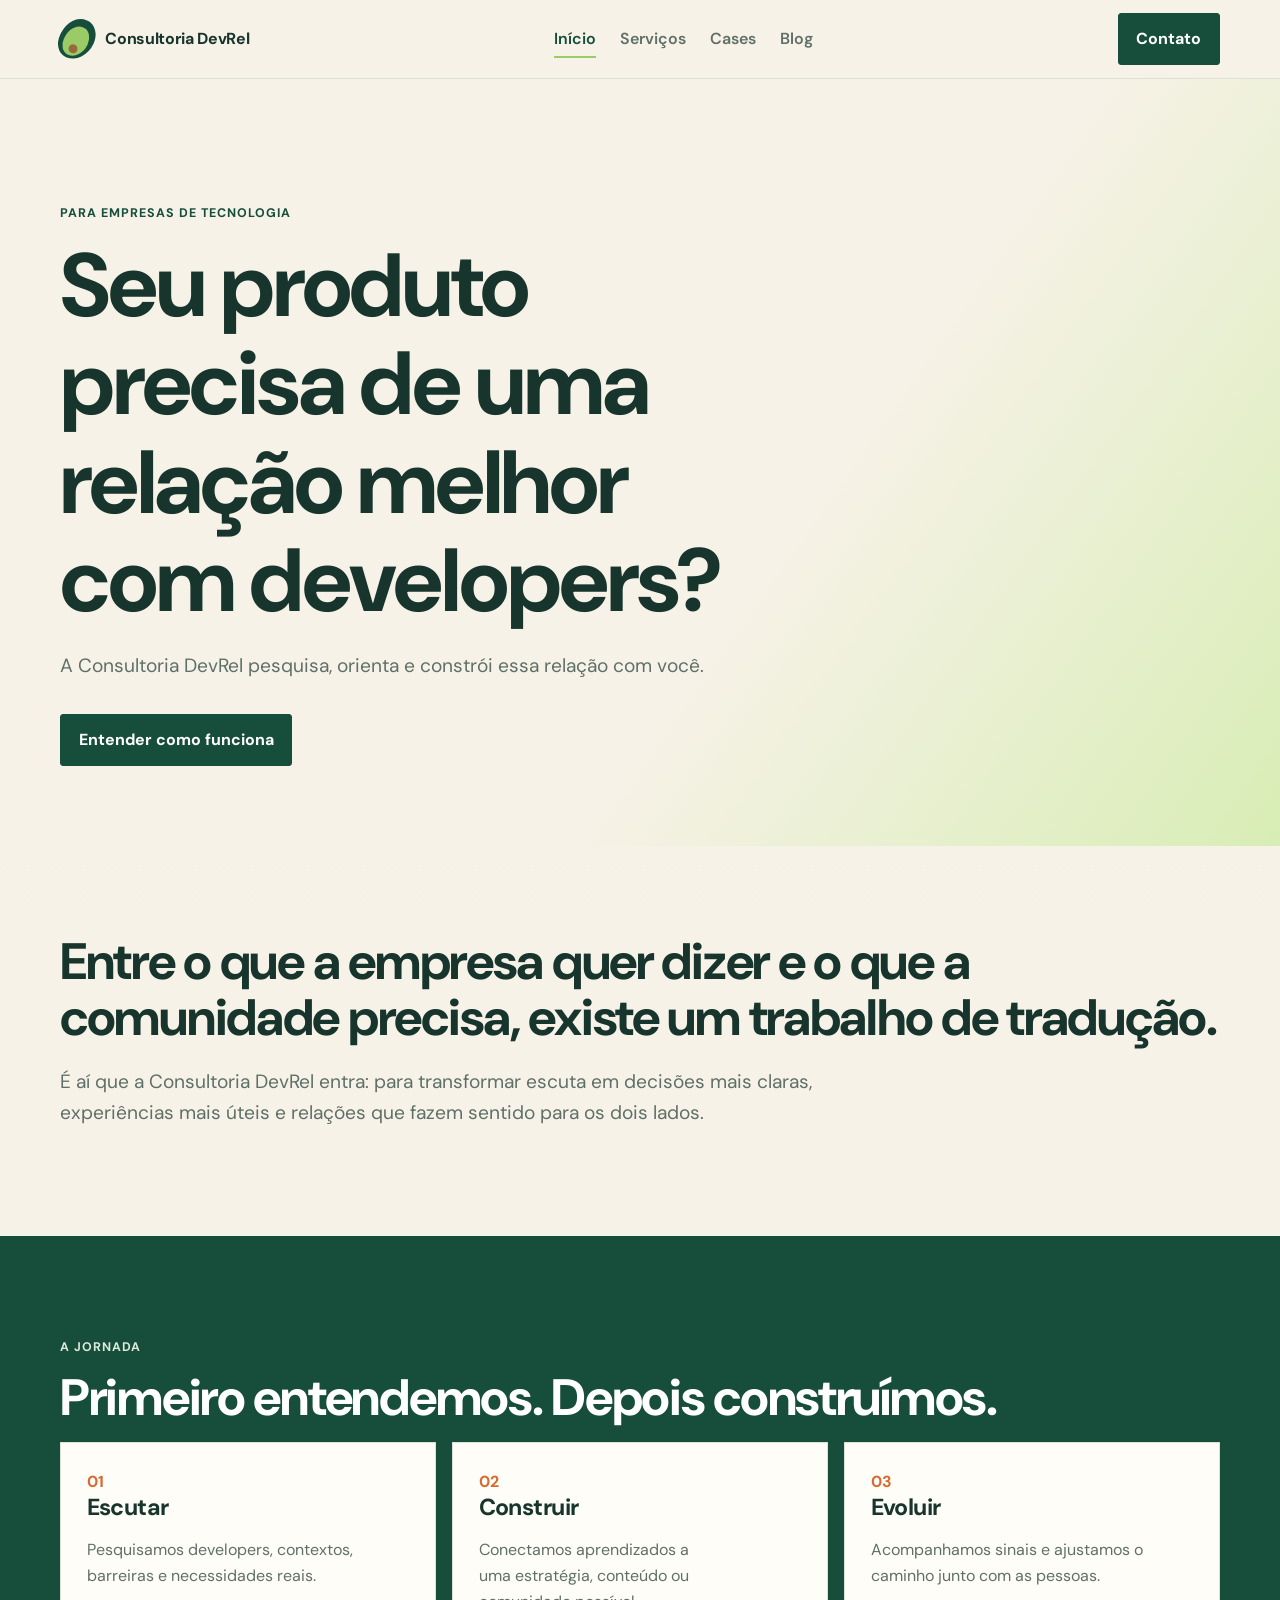
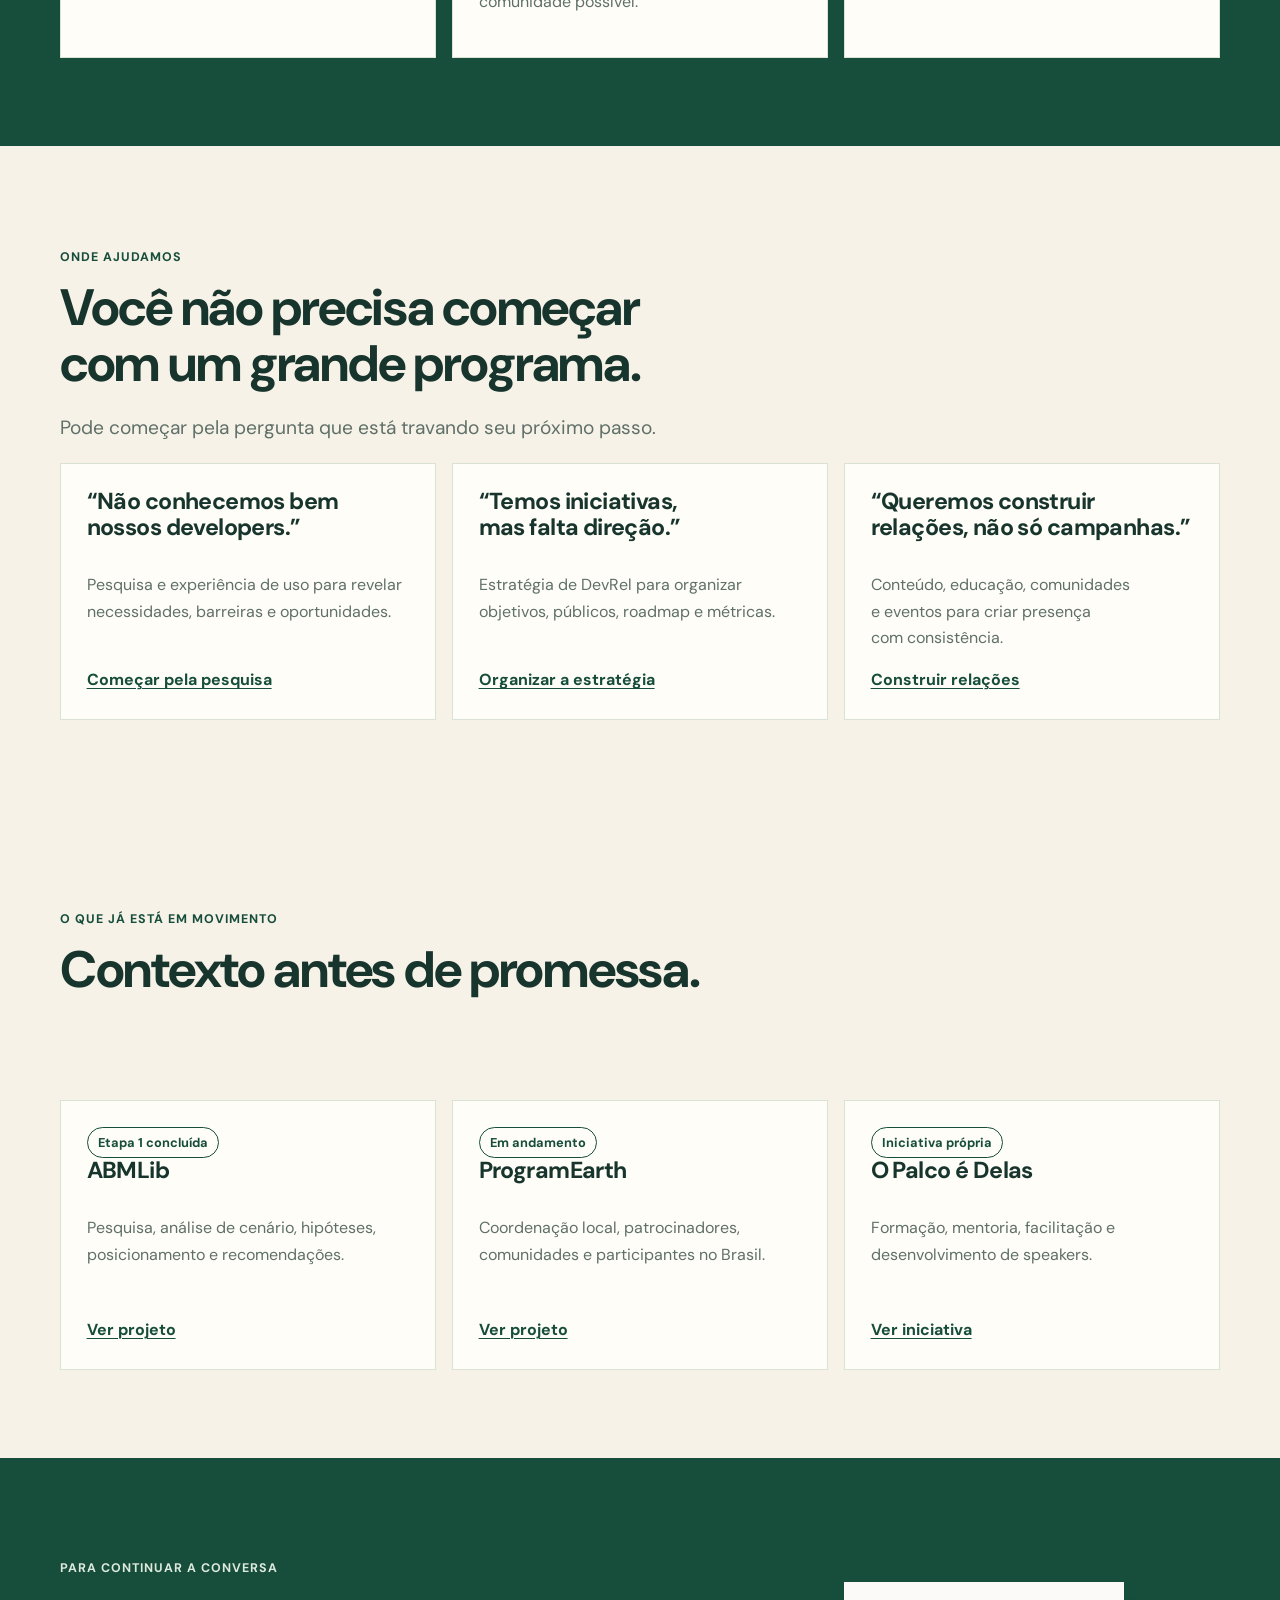
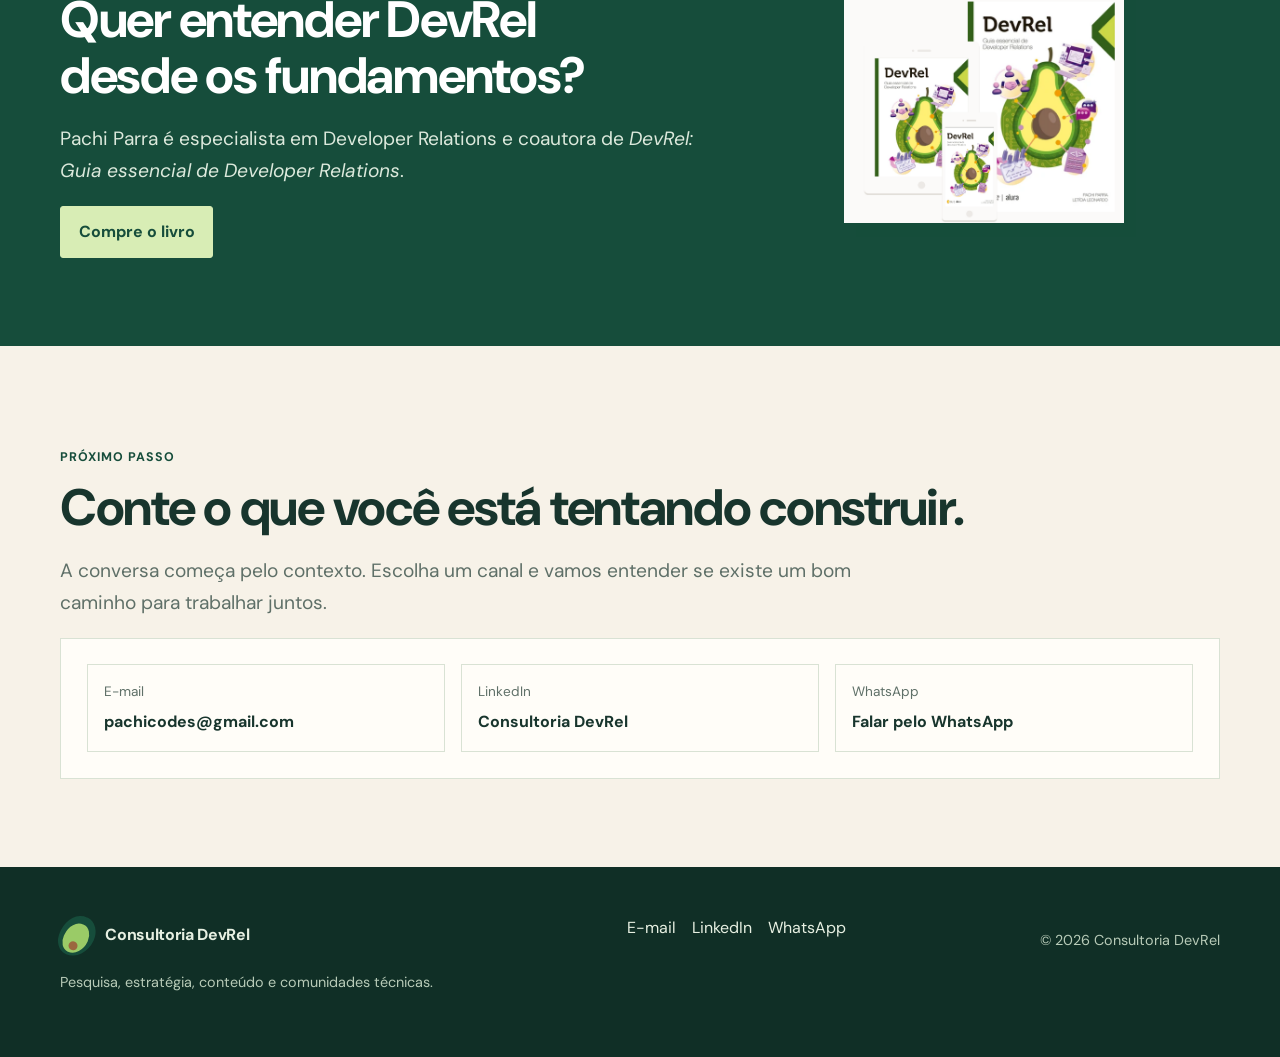
<file: index.html>
<!doctype html>
<html lang="pt-BR">
<head>
  <meta charset="utf-8">
  <meta name="viewport" content="width=device-width, initial-scale=1">
  <meta name="description" content="Consultoria DevRel: pesquisa, estratégia, conteúdo, educação e comunidades técnicas para empresas de tecnologia.">
  <meta name="theme-color" content="#164d3b">
  <title>Consultoria DevRel | Relações relevantes com developers</title>
  <link rel="icon" href="assets/logo.jpg" type="image/jpeg">
  <link rel="stylesheet" href="css/styles.css">
</head>
<body>
<a class="skip-link" href="#conteudo">Pular para o conteúdo</a>
<header class="site-header"><div class="container nav-wrap">
  <a class="brand" href="index.html"><span class="avocado" aria-hidden="true"></span><span>Consultoria DevRel</span></a>
  <button class="nav-toggle" type="button" aria-expanded="false" aria-controls="main-menu" data-menu-toggle>Menu</button>
  <nav id="main-menu" class="nav-list" data-menu aria-label="Navegação principal"><a aria-current="page" href="index.html">Início</a><a href="servicos.html">Serviços</a><a href="cases.html">Cases</a><a href="blog.html">Blog</a></nav>
  <div class="contact-links" data-menu><a class="button button-primary" href="#contato">Contato</a></div>
</div></header>
<main id="conteudo">
<section class="hero"><div class="container"><p class="eyebrow">Para empresas de tecnologia</p><h1>Seu produto precisa de uma relação melhor com developers?</h1><p class="lede">A Consultoria DevRel pesquisa, orienta e constrói essa relação com você.</p><div class="hero-actions"><a class="button button-primary" href="servicos.html">Entender como funciona</a></div></div></section>
<section class="section"><div class="container"><h2>Entre o que a empresa quer dizer e o que a comunidade precisa, existe um trabalho de tradução.</h2><p class="lede">É aí que a Consultoria DevRel entra: para transformar escuta em decisões mais claras, experiências mais úteis e relações que fazem sentido para os dois lados.</p></div></section>
<section class="section band"><div class="container"><p class="eyebrow">A jornada</p><h2>Primeiro entendemos. Depois construímos.</h2><div class="grid-3"><article class="step"><span class="step-number">01</span><h3>Escutar</h3><p>Pesquisamos developers, contextos, barreiras e necessidades reais.</p></article><article class="step"><span class="step-number">02</span><h3>Construir</h3><p>Conectamos aprendizados a uma estratégia, conteúdo ou comunidade possível.</p></article><article class="step"><span class="step-number">03</span><h3>Evoluir</h3><p>Acompanhamos sinais e ajustamos o caminho junto com as pessoas.</p></article></div></div></section>
<section class="section"><div class="container"><p class="eyebrow">Onde ajudamos</p><h2>Você não precisa começar com um grande programa.</h2><p class="lede">Pode começar pela pergunta que está travando seu próximo passo.</p><div class="grid-3"><article class="service-card"><h3>“Não conhecemos bem nossos developers.”</h3><p>Pesquisa e experiência de uso para revelar necessidades, barreiras e oportunidades.</p><a href="servicos.html#pesquisa">Começar pela pesquisa</a></article><article class="service-card"><h3>“Temos iniciativas, mas falta direção.”</h3><p>Estratégia de DevRel para organizar objetivos, públicos, roadmap e métricas.</p><a href="servicos.html#estrategia">Organizar a estratégia</a></article><article class="service-card"><h3>“Queremos construir relações, não só campanhas.”</h3><p>Conteúdo, educação, comunidades e eventos para criar presença com consistência.</p><a href="servicos.html#comunidades">Construir relações</a></article></div></div></section>
<section class="section"><div class="container"><p class="eyebrow">O que já está em movimento</p><h2>Contexto antes de promessa.</h2><p class="lede">Cases e iniciativas em diferentes momentos, apresentados com clareza sobre o que foi feito e o que ainda está em andamento.</p><div class="grid-3"><article class="case-card"><span class="status">Etapa 1 concluída</span><h3>ABMLib</h3><p>Pesquisa, análise de cenário, hipóteses, posicionamento e recomendações.</p><a class="text-link" href="pages/cases/abmlib.html">Ver projeto</a></article><article class="case-card"><span class="status">Em andamento</span><h3>ProgramEarth</h3><p>Coordenação local, patrocinadores, comunidades e participantes no Brasil.</p><a class="text-link" href="pages/cases/programearth.html">Ver projeto</a></article><article class="case-card"><span class="status">Iniciativa própria</span><h3>O Palco é Delas</h3><p>Formação, mentoria, facilitação e desenvolvimento de speakers.</p><a class="text-link" href="pages/cases/o-palco-e-delas.html">Ver iniciativa</a></article></div></div></section>
<section class="section band"><div class="container book"><div><p class="eyebrow">Para continuar a conversa</p><h2>Quer entender DevRel desde os fundamentos?</h2><p class="lede">Pachi Parra é especialista em Developer Relations e coautora de <em>DevRel: Guia essencial de Developer Relations</em>.</p><a class="button button-light" href="https://www.casadocodigo.com.br/products/livro-devrel" target="_blank" rel="noopener">Compre o livro</a></div><figure class="book-cover"><img src="./assets/livro.png" alt="Capa do livro DevRel: Guia essencial de Developer Relations" loading="eager" decoding="async"></figure></div></section>
<section class="section" id="contato"><div class="container"><p class="eyebrow">Próximo passo</p><h2>Conte o que você está tentando construir.</h2><p class="lede">A conversa começa pelo contexto. Escolha um canal e vamos entender se existe um bom caminho para trabalhar juntos.</p><div class="contact-panel"><a href="mailto:pachicodes@gmail.com"><span class="contact-label">E-mail</span><strong>pachicodes@gmail.com</strong></a><a href="https://www.linkedin.com/company/consultoriadevrel" target="_blank" rel="noopener"><span class="contact-label">LinkedIn</span><strong>Consultoria DevRel</strong></a><a href="https://wa.me/5514936180712" target="_blank" rel="noopener"><span class="contact-label">WhatsApp</span><strong>Falar pelo WhatsApp</strong></a></div></div></section>
</main>
<footer><div class="container footer-wrap"><div><a class="brand" href="index.html"><span class="avocado" aria-hidden="true"></span><span>Consultoria DevRel</span></a><p class="small">Pesquisa, estratégia, conteúdo e comunidades técnicas.</p></div><div class="footer-links"><a href="mailto:pachicodes@gmail.com">E-mail</a><a href="https://www.linkedin.com/company/consultoriadevrel" target="_blank" rel="noopener">LinkedIn</a><a href="https://wa.me/5514936180712" target="_blank" rel="noopener">WhatsApp</a></div><p class="small">© <span data-year></span> Consultoria DevRel</p></div></footer>
<script src="js/site.js"></script>
</body></html>
</file>
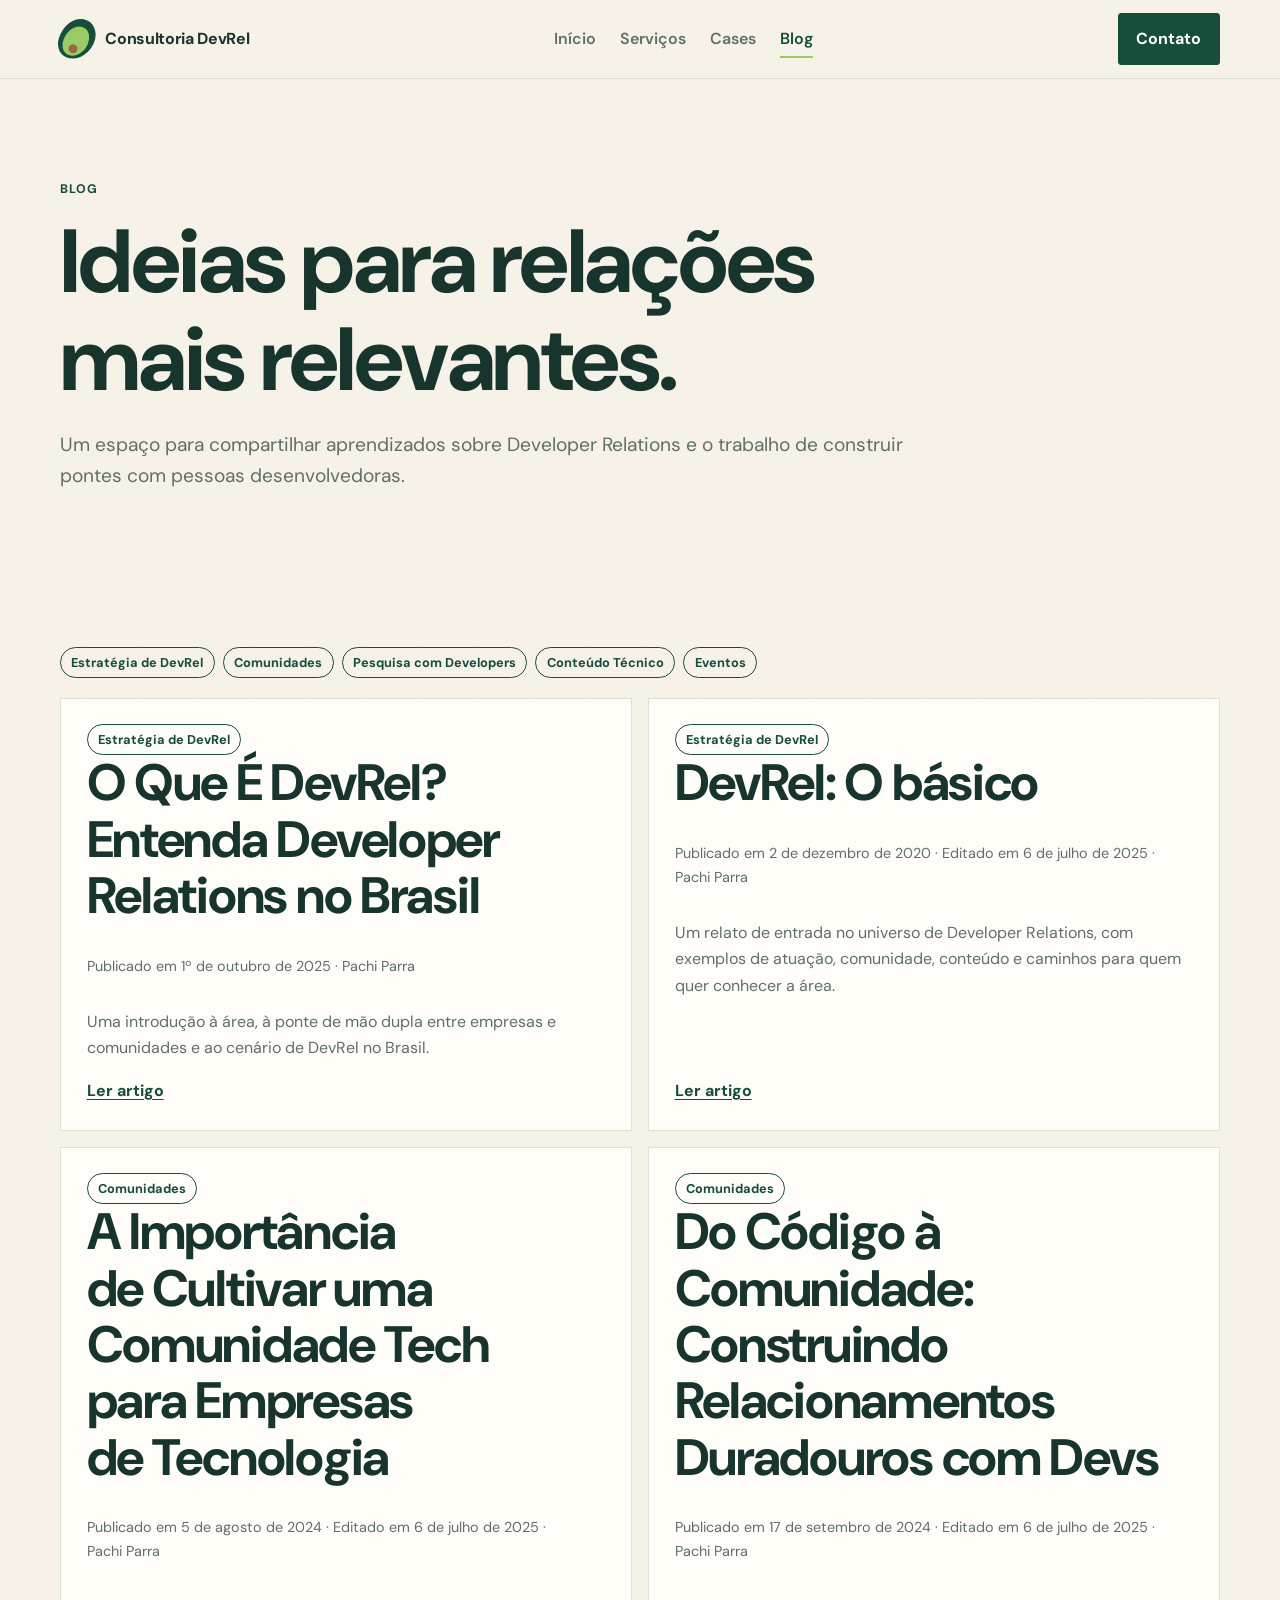
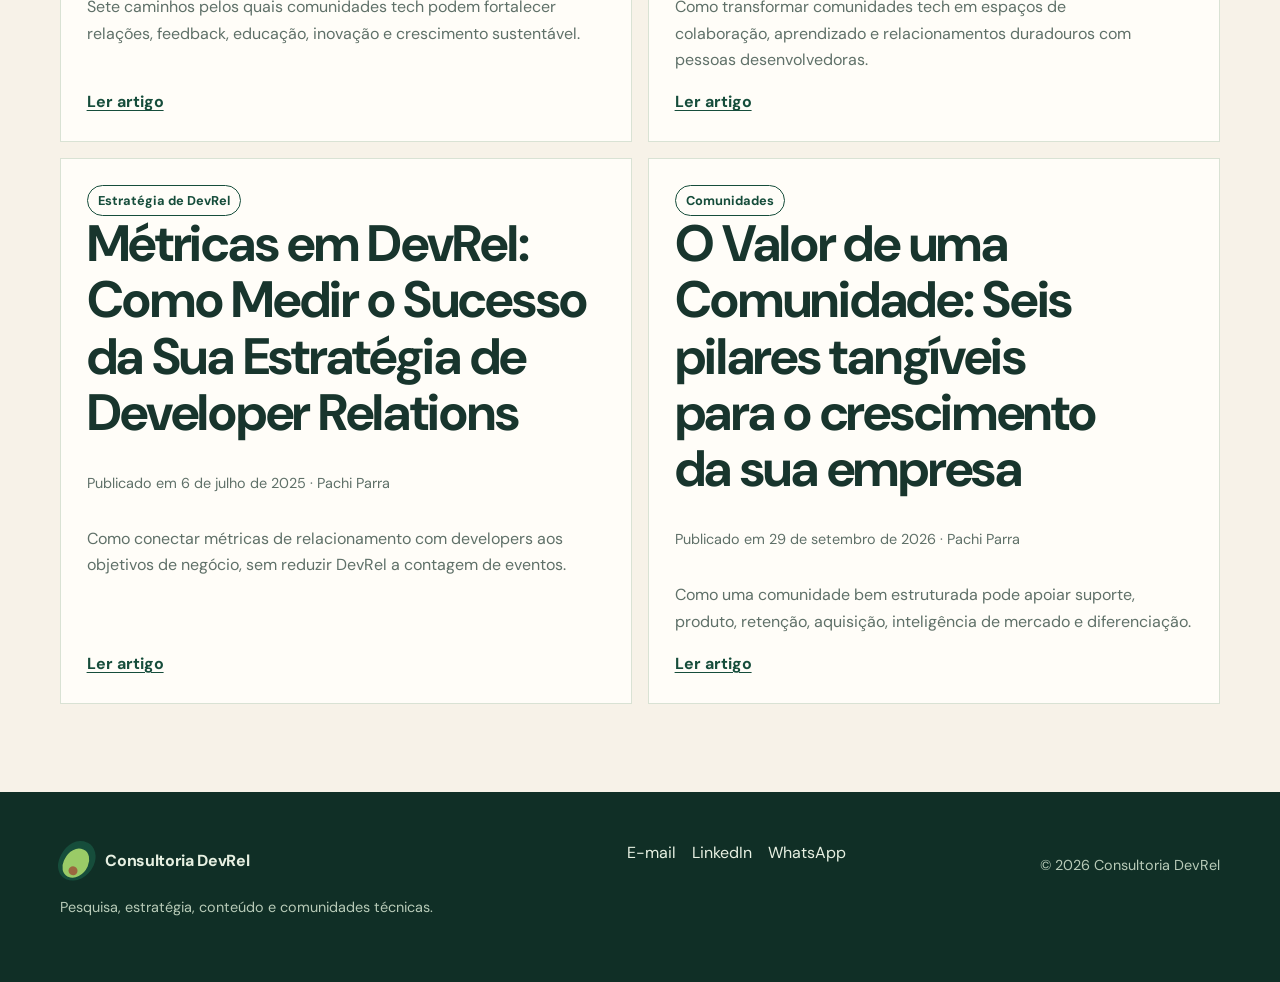
<file: blog.html>
<!doctype html>
<html lang="pt-BR">
<head>
  <meta charset="utf-8">
  <meta name="viewport" content="width=device-width, initial-scale=1">
  <meta name="description" content="Artigos sobre Developer Relations, comunidades, pesquisa, conteúdo técnico e eventos.">
  <meta name="theme-color" content="#164d3b">
  <title>Blog | Consultoria DevRel</title>
  <link rel="icon" href="assets/logo.jpg" type="image/jpeg">
  <link rel="stylesheet" href="css/styles.css">
</head>
<body>
  <a class="skip-link" href="#conteudo">Pular para o conteúdo</a>
  <header class="site-header"><div class="container nav-wrap">
    <a class="brand" href="index.html"><span class="avocado" aria-hidden="true"></span><span>Consultoria DevRel</span></a>
    <button class="nav-toggle" type="button" aria-expanded="false" aria-controls="main-menu" data-menu-toggle>Menu</button>
    <nav id="main-menu" class="nav-list" data-menu aria-label="Navegação principal"><a href="index.html">Início</a><a href="servicos.html">Serviços</a><a href="cases.html">Cases</a><a aria-current="page" href="blog.html">Blog</a></nav>
    <div class="contact-links" data-menu><a class="button button-primary" href="index.html#contato">Contato</a></div>
  </div></header>
  <main id="conteudo">
    <section class="page-intro"><div class="container"><p class="eyebrow">Blog</p><h1>Ideias para relações mais relevantes.</h1><p class="lede">Um espaço para compartilhar aprendizados sobre Developer Relations e o trabalho de construir pontes com pessoas desenvolvedoras.</p></div></section>
    <section class="section"><div class="container">
      <div class="case-meta"><span class="status">Estratégia de DevRel</span><span class="status">Comunidades</span><span class="status">Pesquisa com Developers</span><span class="status">Conteúdo Técnico</span><span class="status">Eventos</span></div>
      <div class="grid-2">
        <article class="case-card"><span class="status">Estratégia de DevRel</span><h2>O Que É DevRel? Entenda Developer Relations no Brasil</h2><p class="small">Publicado em 1º de outubro de 2025 · Pachi Parra</p><p>Uma introdução à área, à ponte de mão dupla entre empresas e comunidades e ao cenário de DevRel no Brasil.</p><a class="text-link" href="pages/blog/o-que-e-devrel.html">Ler artigo</a></article>
        <article class="case-card"><span class="status">Estratégia de DevRel</span><h2>DevRel: O básico</h2><p class="small">Publicado em 2 de dezembro de 2020 · Editado em 6 de julho de 2025 · Pachi Parra</p><p>Um relato de entrada no universo de Developer Relations, com exemplos de atuação, comunidade, conteúdo e caminhos para quem quer conhecer a área.</p><a class="text-link" href="pages/blog/devrel-o-basico.html">Ler artigo</a></article>
        <article class="case-card"><span class="status">Comunidades</span><h2>A Importância de Cultivar uma Comunidade Tech para Empresas de Tecnologia</h2><p class="small">Publicado em 5 de agosto de 2024 · Editado em 6 de julho de 2025 · Pachi Parra</p><p>Sete caminhos pelos quais comunidades tech podem fortalecer relações, feedback, educação, inovação e crescimento sustentável.</p><a class="text-link" href="pages/blog/comunidade-tech-empresas.html">Ler artigo</a></article>
        <article class="case-card"><span class="status">Comunidades</span><h2>Do Código à Comunidade: Construindo Relacionamentos Duradouros com Devs</h2><p class="small">Publicado em 17 de setembro de 2024 · Editado em 6 de julho de 2025 · Pachi Parra</p><p>Como transformar comunidades tech em espaços de colaboração, aprendizado e relacionamentos duradouros com pessoas desenvolvedoras.</p><a class="text-link" href="pages/blog/do-codigo-a-comunidade.html">Ler artigo</a></article>
        <article class="case-card"><span class="status">Estratégia de DevRel</span><h2>Métricas em DevRel: Como Medir o Sucesso da Sua Estratégia de Developer Relations</h2><p class="small">Publicado em 6 de julho de 2025 · Pachi Parra</p><p>Como conectar métricas de relacionamento com developers aos objetivos de negócio, sem reduzir DevRel a contagem de eventos.</p><a class="text-link" href="pages/blog/metricas-em-devrel.html">Ler artigo</a></article>
        <article class="case-card"><span class="status">Comunidades</span><h2>O Valor de uma Comunidade: Seis pilares tangíveis para o crescimento da sua empresa</h2><p class="small">Publicado em 29 de setembro de 2026 · Pachi Parra</p><p>Como uma comunidade bem estruturada pode apoiar suporte, produto, retenção, aquisição, inteligência de mercado e diferenciação.</p><a class="text-link" href="pages/blog/valor-de-uma-comunidade.html">Ler artigo</a></article>
      </div>
    </div></section>
  </main>
  <footer><div class="container footer-wrap"><div><a class="brand" href="index.html"><span class="avocado" aria-hidden="true"></span><span>Consultoria DevRel</span></a><p class="small">Pesquisa, estratégia, conteúdo e comunidades técnicas.</p></div><div class="footer-links"><a href="mailto:pachicodes@gmail.com">E-mail</a><a href="https://www.linkedin.com/company/consultoriadevrel" target="_blank" rel="noopener">LinkedIn</a><a href="https://wa.me/5514936180712" target="_blank" rel="noopener">WhatsApp</a></div><p class="small">© <span data-year></span> Consultoria DevRel</p></div></footer>
  <script src="js/site.js"></script>
</body>
</html>
</file>
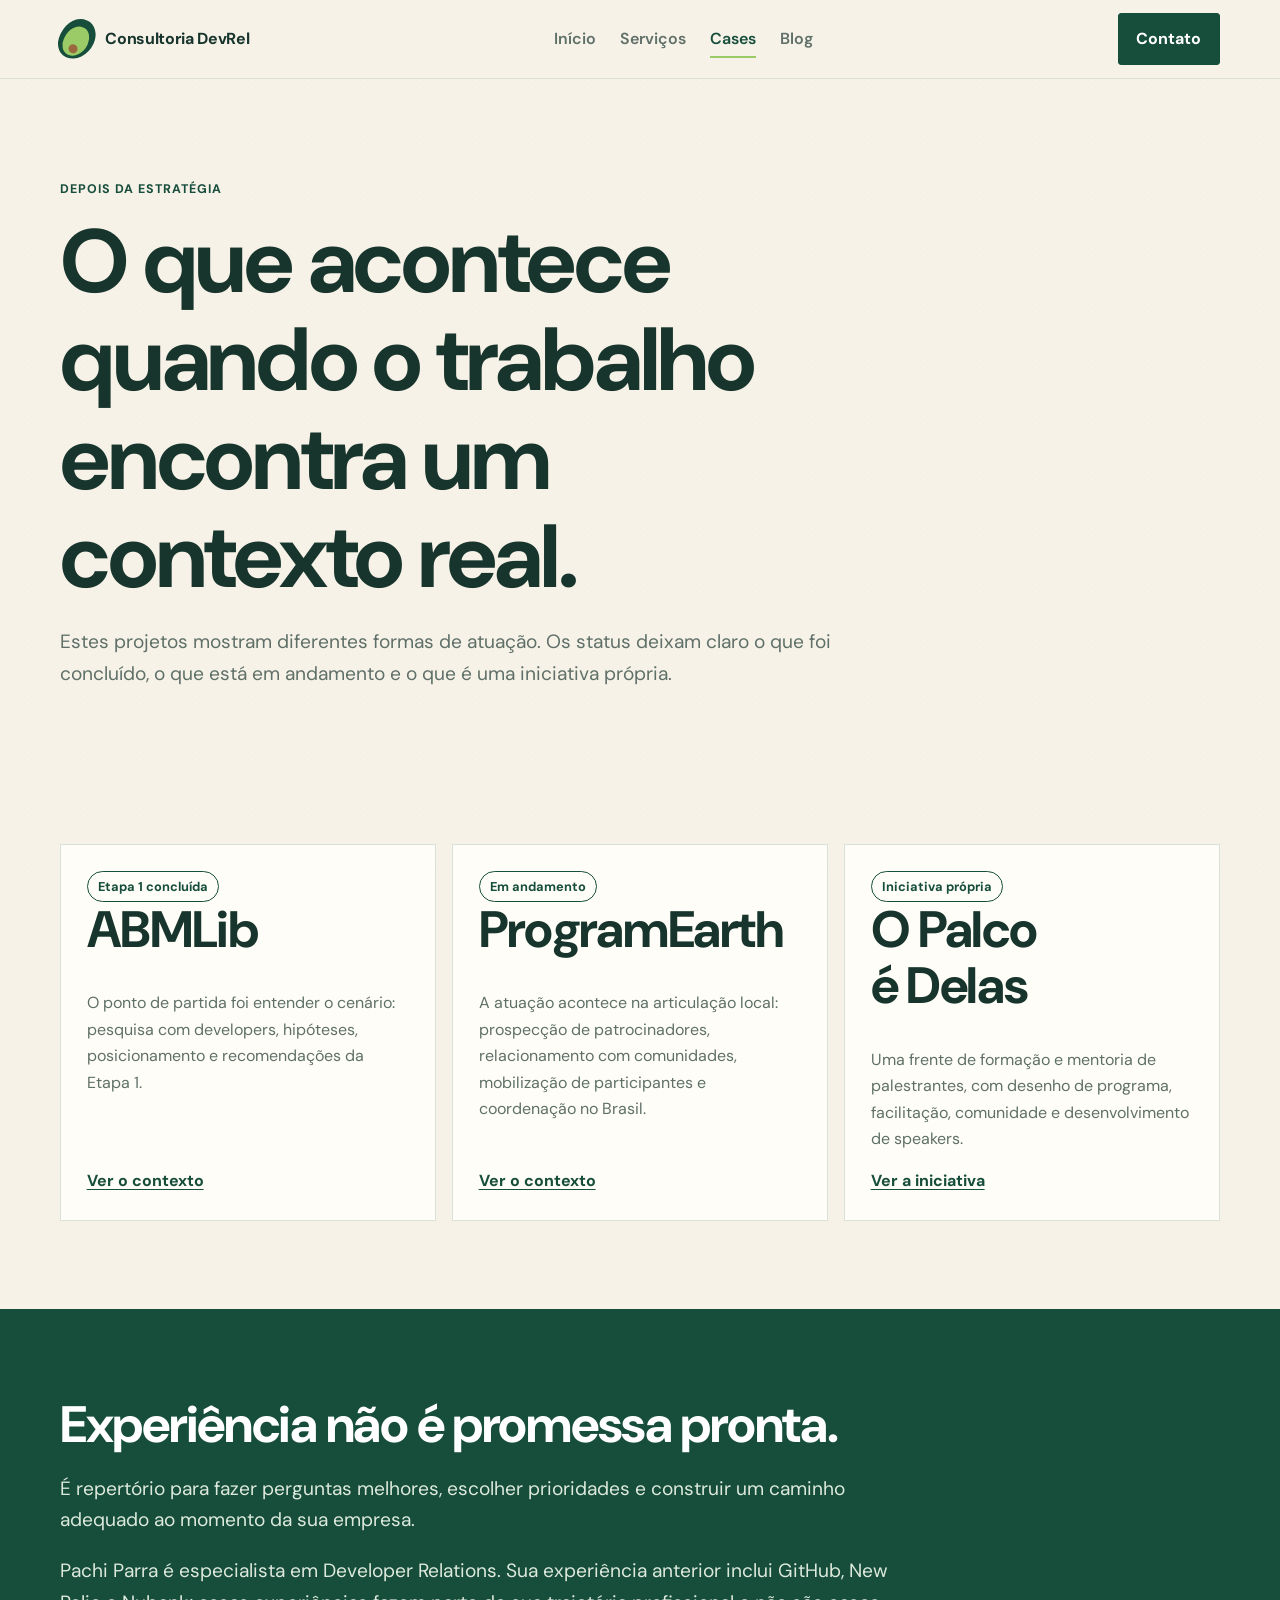
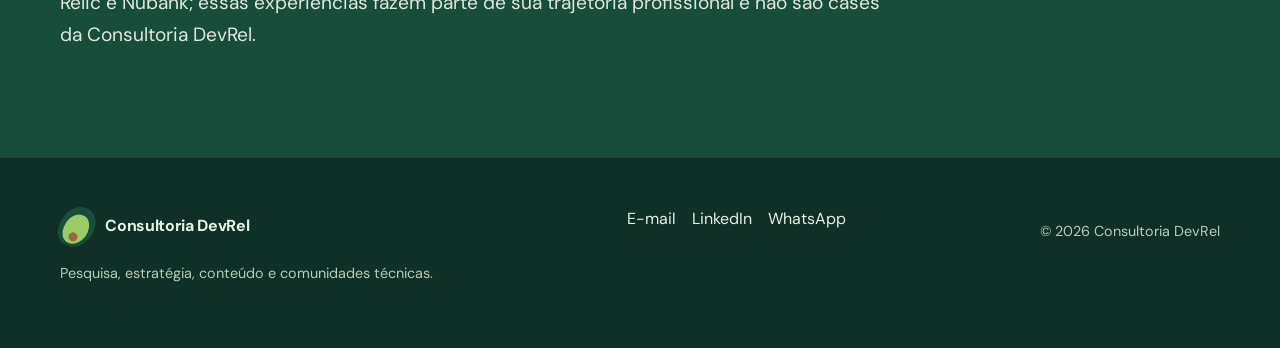
<file: cases.html>
<!doctype html>
<html lang="pt-BR">
<head><meta charset="utf-8"><meta name="viewport" content="width=device-width, initial-scale=1"><meta name="description" content="Cases e iniciativas da Consultoria DevRel, apresentados com contexto e status claros."><meta name="theme-color" content="#164d3b"><title>Cases | Consultoria DevRel</title><link rel="icon" href="assets/logo.jpg" type="image/jpeg"><link rel="stylesheet" href="css/styles.css"></head>
<body><a class="skip-link" href="#conteudo">Pular para o conteúdo</a><header class="site-header"><div class="container nav-wrap"><a class="brand" href="index.html"><span class="avocado" aria-hidden="true"></span><span>Consultoria DevRel</span></a><button class="nav-toggle" type="button" aria-expanded="false" aria-controls="main-menu" data-menu-toggle>Menu</button><nav id="main-menu" class="nav-list" data-menu aria-label="Navegação principal"><a href="index.html">Início</a><a href="servicos.html">Serviços</a><a aria-current="page" href="cases.html">Cases</a><a href="blog.html">Blog</a></nav><div class="contact-links" data-menu><a class="button button-primary" href="index.html#contato">Contato</a></div></div></header>
<main id="conteudo"><section class="page-intro"><div class="container"><p class="eyebrow">Depois da estratégia</p><h1>O que acontece quando o trabalho encontra um contexto real.</h1><p class="lede">Estes projetos mostram diferentes formas de atuação. Os status deixam claro o que foi concluído, o que está em andamento e o que é uma iniciativa própria.</p></div></section>
<section class="section"><div class="container"><div class="grid-3"><article class="case-card"><span class="status">Etapa 1 concluída</span><h2>ABMLib</h2><p>O ponto de partida foi entender o cenário: pesquisa com developers, hipóteses, posicionamento e recomendações da Etapa 1.</p><a class="text-link" href="pages/cases/abmlib.html">Ver o contexto</a></article><article class="case-card"><span class="status">Em andamento</span><h2>ProgramEarth</h2><p>A atuação acontece na articulação local: prospecção de patrocinadores, relacionamento com comunidades, mobilização de participantes e coordenação no Brasil.</p><a class="text-link" href="pages/cases/programearth.html">Ver o contexto</a></article><article class="case-card"><span class="status">Iniciativa própria</span><h2>O Palco é Delas</h2><p>Uma frente de formação e mentoria de palestrantes, com desenho de programa, facilitação, comunidade e desenvolvimento de speakers.</p><a class="text-link" href="pages/cases/o-palco-e-delas.html">Ver a iniciativa</a></article></div></div></section>
<section class="section band"><div class="container"><h2>Experiência não é promessa pronta.</h2><p class="lede">É repertório para fazer perguntas melhores, escolher prioridades e construir um caminho adequado ao momento da sua empresa.</p><p class="lede">Pachi Parra é especialista em Developer Relations. Sua experiência anterior inclui GitHub, New Relic e Nubank; essas experiências fazem parte de sua trajetória profissional e não são cases da Consultoria DevRel.</p></div></section></main>
<footer><div class="container footer-wrap"><div><a class="brand" href="index.html"><span class="avocado" aria-hidden="true"></span><span>Consultoria DevRel</span></a><p class="small">Pesquisa, estratégia, conteúdo e comunidades técnicas.</p></div><div class="footer-links"><a href="mailto:pachicodes@gmail.com">E-mail</a><a href="https://www.linkedin.com/company/consultoriadevrel" target="_blank" rel="noopener">LinkedIn</a><a href="https://wa.me/5514936180712" target="_blank" rel="noopener">WhatsApp</a></div><p class="small">© <span data-year></span> Consultoria DevRel</p></div></footer><script src="js/site.js"></script></body></html>
</file>
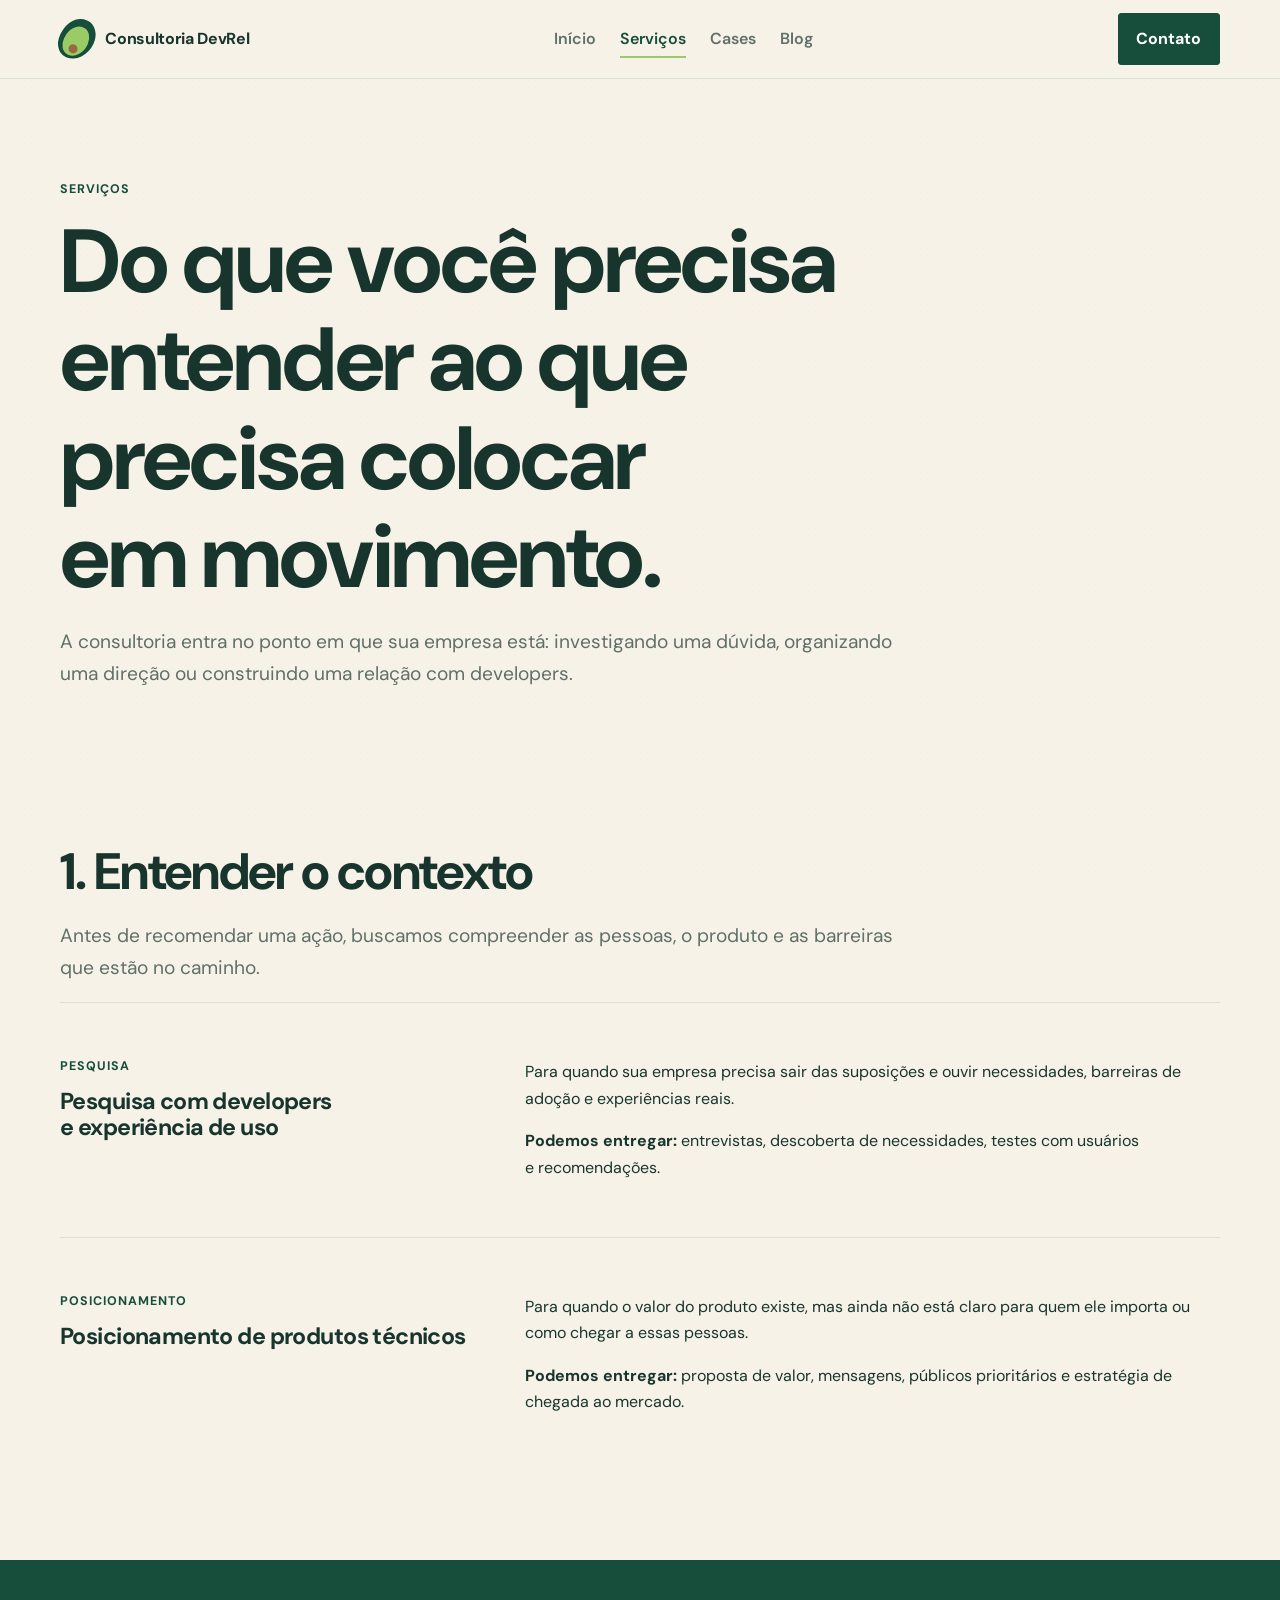
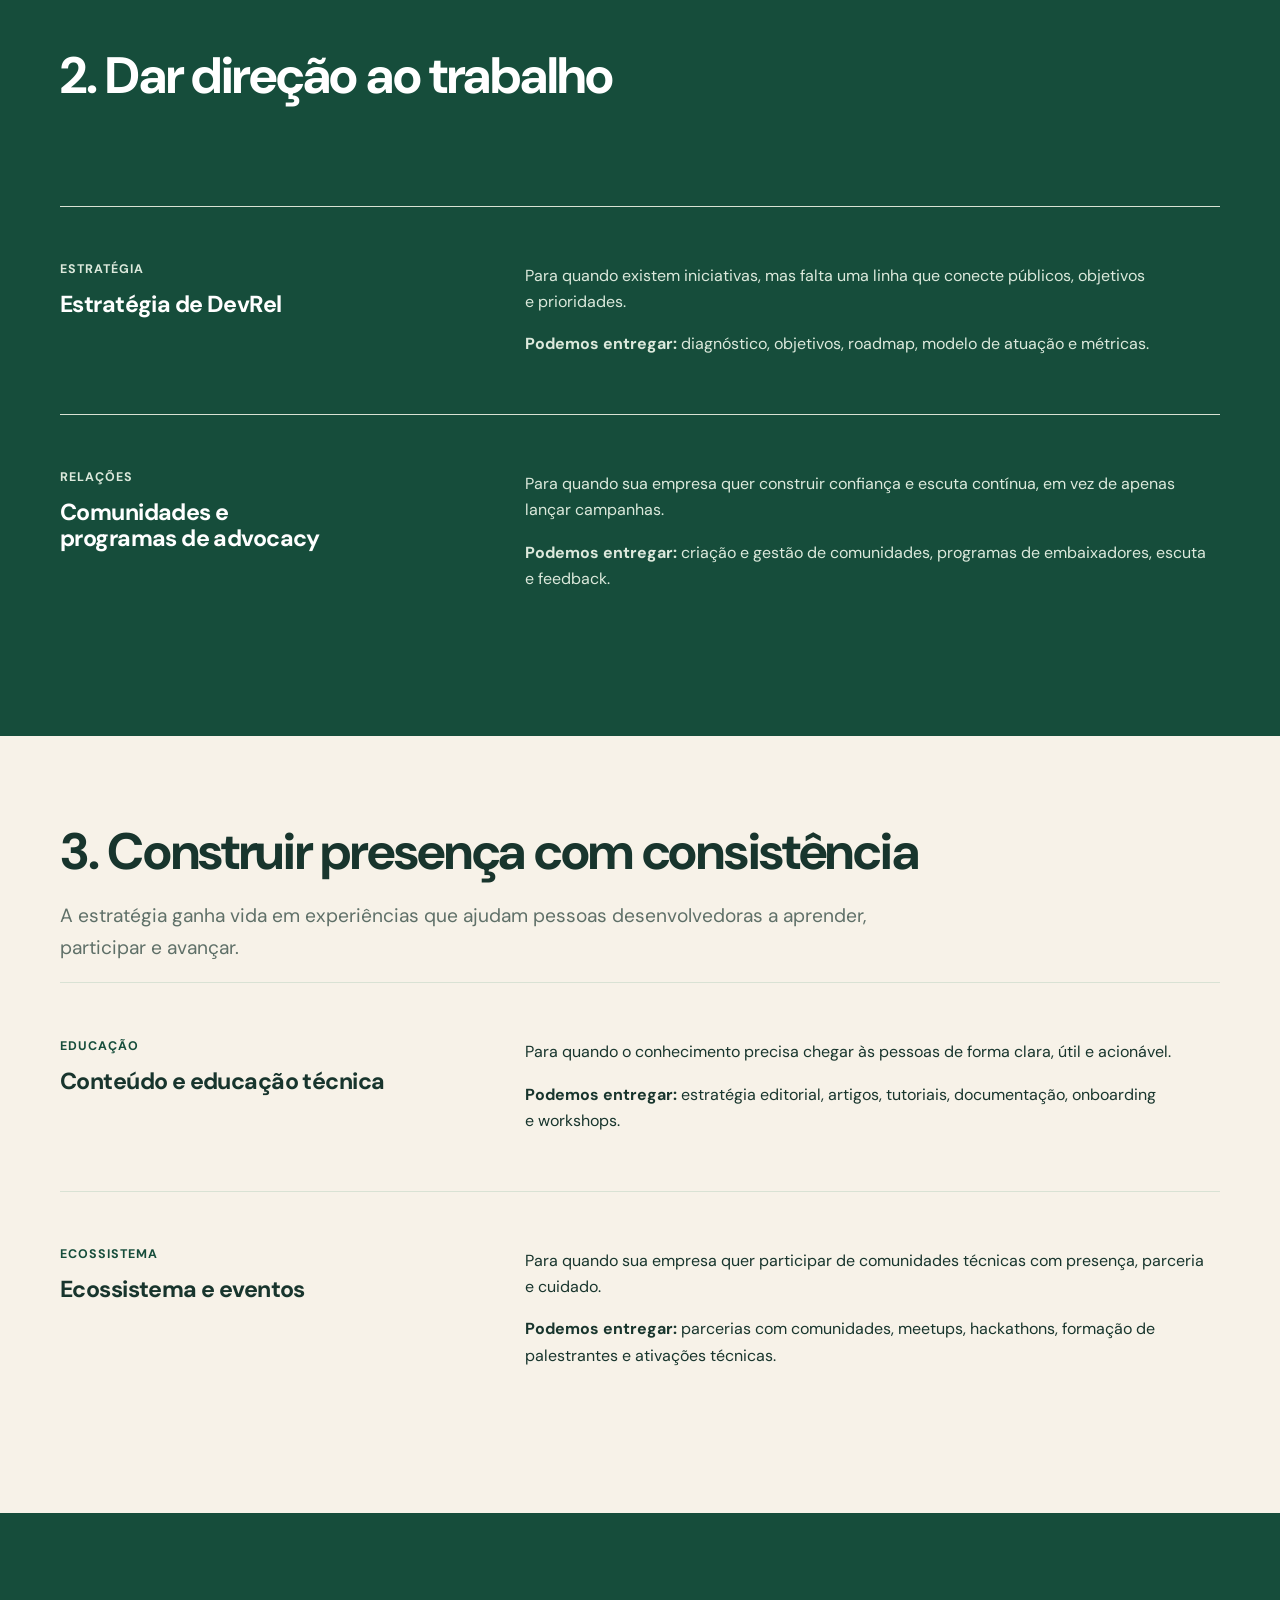
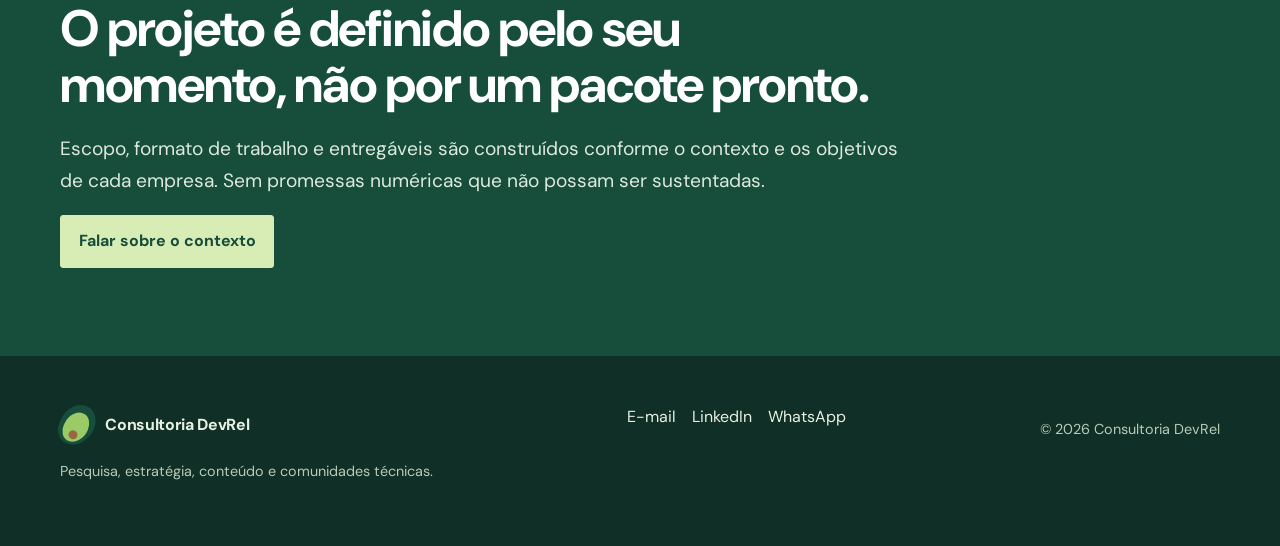
<file: servicos.html>
<!doctype html>
<html lang="pt-BR">
<head><meta charset="utf-8"><meta name="viewport" content="width=device-width, initial-scale=1"><meta name="description" content="Serviços de pesquisa, estratégia, conteúdo, comunidades e eventos para empresas de tecnologia."><meta name="theme-color" content="#164d3b"><title>Serviços | Consultoria DevRel</title><link rel="icon" href="assets/logo.jpg" type="image/jpeg"><link rel="stylesheet" href="css/styles.css"></head>
<body><a class="skip-link" href="#conteudo">Pular para o conteúdo</a><header class="site-header"><div class="container nav-wrap"><a class="brand" href="index.html"><span class="avocado" aria-hidden="true"></span><span>Consultoria DevRel</span></a><button class="nav-toggle" type="button" aria-expanded="false" aria-controls="main-menu" data-menu-toggle>Menu</button><nav id="main-menu" class="nav-list" data-menu aria-label="Navegação principal"><a href="index.html">Início</a><a aria-current="page" href="servicos.html">Serviços</a><a href="cases.html">Cases</a><a href="blog.html">Blog</a></nav><div class="contact-links" data-menu><a class="button button-primary" href="index.html#contato">Contato</a></div></div></header>
<main id="conteudo"><section class="page-intro"><div class="container"><p class="eyebrow">Serviços</p><h1>Do que você precisa entender ao que precisa colocar em movimento.</h1><p class="lede">A consultoria entra no ponto em que sua empresa está: investigando uma dúvida, organizando uma direção ou construindo uma relação com developers.</p></div></section>
<section class="section"><div class="container"><h2>1. Entender o contexto</h2><p class="lede">Antes de recomendar uma ação, buscamos compreender as pessoas, o produto e as barreiras que estão no caminho.</p><div class="service-detail" id="pesquisa"><div><p class="eyebrow">Pesquisa</p><h3>Pesquisa com developers e experiência de uso</h3></div><div><p>Para quando sua empresa precisa sair das suposições e ouvir necessidades, barreiras de adoção e experiências reais.</p><p><strong>Podemos entregar:</strong> entrevistas, descoberta de necessidades, testes com usuários e recomendações.</p></div></div><div class="service-detail"><div><p class="eyebrow">Posicionamento</p><h3>Posicionamento de produtos técnicos</h3></div><div><p>Para quando o valor do produto existe, mas ainda não está claro para quem ele importa ou como chegar a essas pessoas.</p><p><strong>Podemos entregar:</strong> proposta de valor, mensagens, públicos prioritários e estratégia de chegada ao mercado.</p></div></div></div></section>
<section class="section band"><div class="container"><h2>2. Dar direção ao trabalho</h2><p class="lede">Com mais clareza sobre o contexto, transformamos aprendizados em uma atuação possível de sustentar.</p><div class="service-detail" id="estrategia"><div><p class="eyebrow">Estratégia</p><h3>Estratégia de DevRel</h3></div><div><p>Para quando existem iniciativas, mas falta uma linha que conecte públicos, objetivos e prioridades.</p><p><strong>Podemos entregar:</strong> diagnóstico, objetivos, roadmap, modelo de atuação e métricas.</p></div></div><div class="service-detail" id="comunidades"><div><p class="eyebrow">Relações</p><h3>Comunidades e programas de advocacy</h3></div><div><p>Para quando sua empresa quer construir confiança e escuta contínua, em vez de apenas lançar campanhas.</p><p><strong>Podemos entregar:</strong> criação e gestão de comunidades, programas de embaixadores, escuta e feedback.</p></div></div></div></section>
<section class="section"><div class="container"><h2>3. Construir presença com consistência</h2><p class="lede">A estratégia ganha vida em experiências que ajudam pessoas desenvolvedoras a aprender, participar e avançar.</p><div class="service-detail"><div><p class="eyebrow">Educação</p><h3>Conteúdo e educação técnica</h3></div><div><p>Para quando o conhecimento precisa chegar às pessoas de forma clara, útil e acionável.</p><p><strong>Podemos entregar:</strong> estratégia editorial, artigos, tutoriais, documentação, onboarding e workshops.</p></div></div><div class="service-detail"><div><p class="eyebrow">Ecossistema</p><h3>Ecossistema e eventos</h3></div><div><p>Para quando sua empresa quer participar de comunidades técnicas com presença, parceria e cuidado.</p><p><strong>Podemos entregar:</strong> parcerias com comunidades, meetups, hackathons, formação de palestrantes e ativações técnicas.</p></div></div></div></section>
<section class="section band"><div class="container"><h2>O projeto é definido pelo seu momento, não por um pacote pronto.</h2><p class="lede">Escopo, formato de trabalho e entregáveis são construídos conforme o contexto e os objetivos de cada empresa. Sem promessas numéricas que não possam ser sustentadas.</p><a class="button button-light" href="index.html#contato">Falar sobre o contexto</a></div></section></main>
<footer><div class="container footer-wrap"><div><a class="brand" href="index.html"><span class="avocado" aria-hidden="true"></span><span>Consultoria DevRel</span></a><p class="small">Pesquisa, estratégia, conteúdo e comunidades técnicas.</p></div><div class="footer-links"><a href="mailto:pachicodes@gmail.com">E-mail</a><a href="https://www.linkedin.com/company/consultoriadevrel" target="_blank" rel="noopener">LinkedIn</a><a href="https://wa.me/5514936180712" target="_blank" rel="noopener">WhatsApp</a></div><p class="small">© <span data-year></span> Consultoria DevRel</p></div></footer><script src="js/site.js"></script></body></html>
</file>
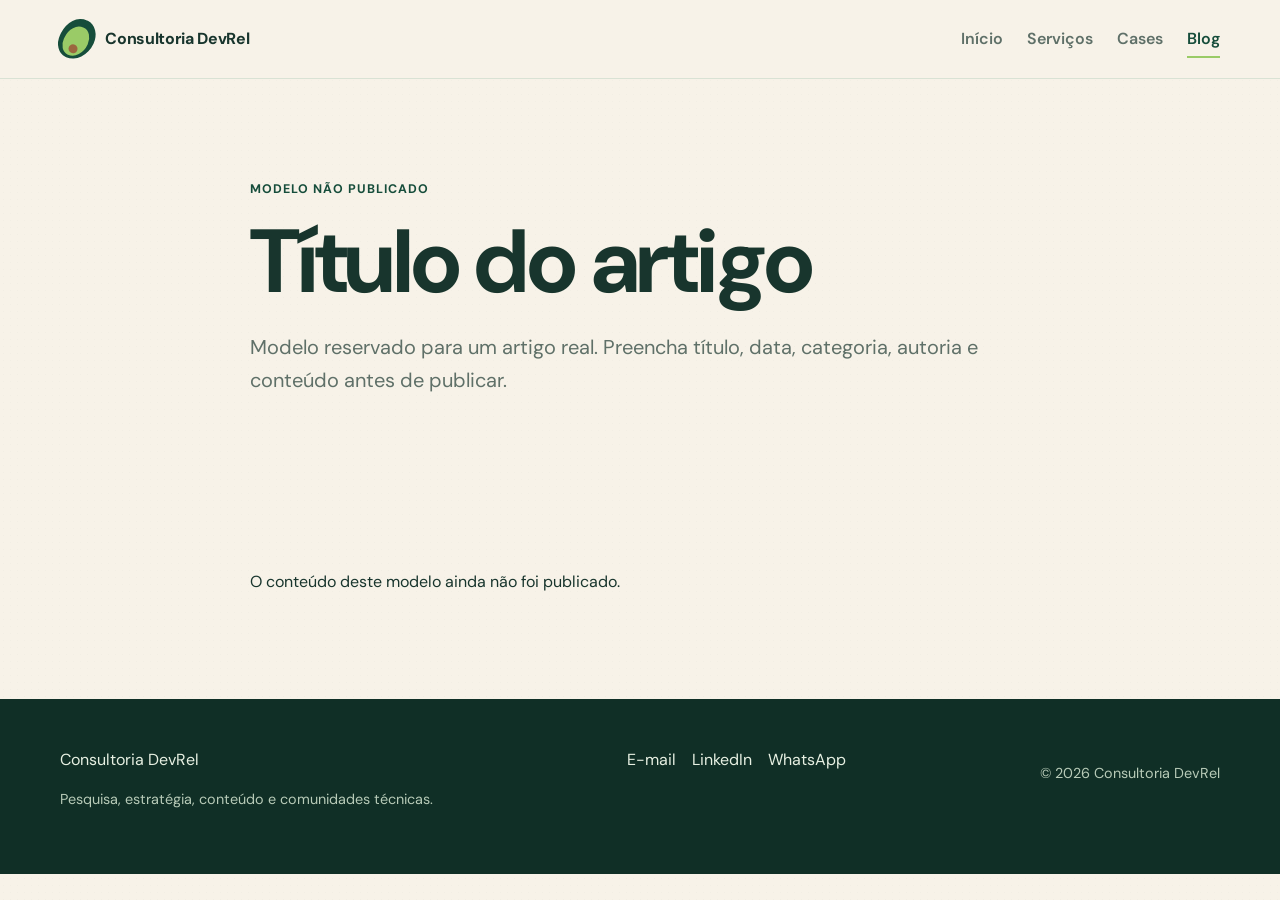
<file: pages/blog/artigo.html>
<!doctype html><html lang="pt-BR"><head><meta charset="utf-8"><meta name="viewport" content="width=device-width, initial-scale=1"><meta name="robots" content="noindex,follow"><meta name="description" content="Modelo de artigo da Consultoria DevRel."><title>Artigo | Consultoria DevRel</title><link rel="icon" href="../../assets/favicon.svg" type="image/svg+xml"><link rel="stylesheet" href="../../css/styles.css"></head><body><header class="site-header"><div class="container nav-wrap"><a class="brand" href="../../index.html"><span class="avocado" aria-hidden="true"></span><span>Consultoria DevRel</span></a><nav class="nav-list" aria-label="Navegação principal"><a href="../../index.html">Início</a><a href="../../servicos.html">Serviços</a><a href="../../cases.html">Cases</a><a aria-current="page" href="../../blog.html">Blog</a></nav></div></header><main><section class="page-intro"><div class="container detail"><p class="eyebrow">Modelo não publicado</p><h1>Título do artigo</h1><p class="lead">Modelo reservado para um artigo real. Preencha título, data, categoria, autoria e conteúdo antes de publicar.</p></div></section><section class="section"><div class="container detail"><p>O conteúdo deste modelo ainda não foi publicado.</p></div></section></main><footer><div class="container footer-wrap"><div><a href="../../index.html">Consultoria DevRel</a><p class="small">Pesquisa, estratégia, conteúdo e comunidades técnicas.</p></div><div class="footer-links"><a href="mailto:pachicodes@gmail.com">E-mail</a><a href="https://www.linkedin.com/company/consultoriadevrel" target="_blank" rel="noopener">LinkedIn</a><a href="https://wa.me/5514936180712" target="_blank" rel="noopener">WhatsApp</a></div><p class="small">© <span data-year></span> Consultoria DevRel</p></div></footer><script src="../../js/site.js"></script></body></html>
</file>
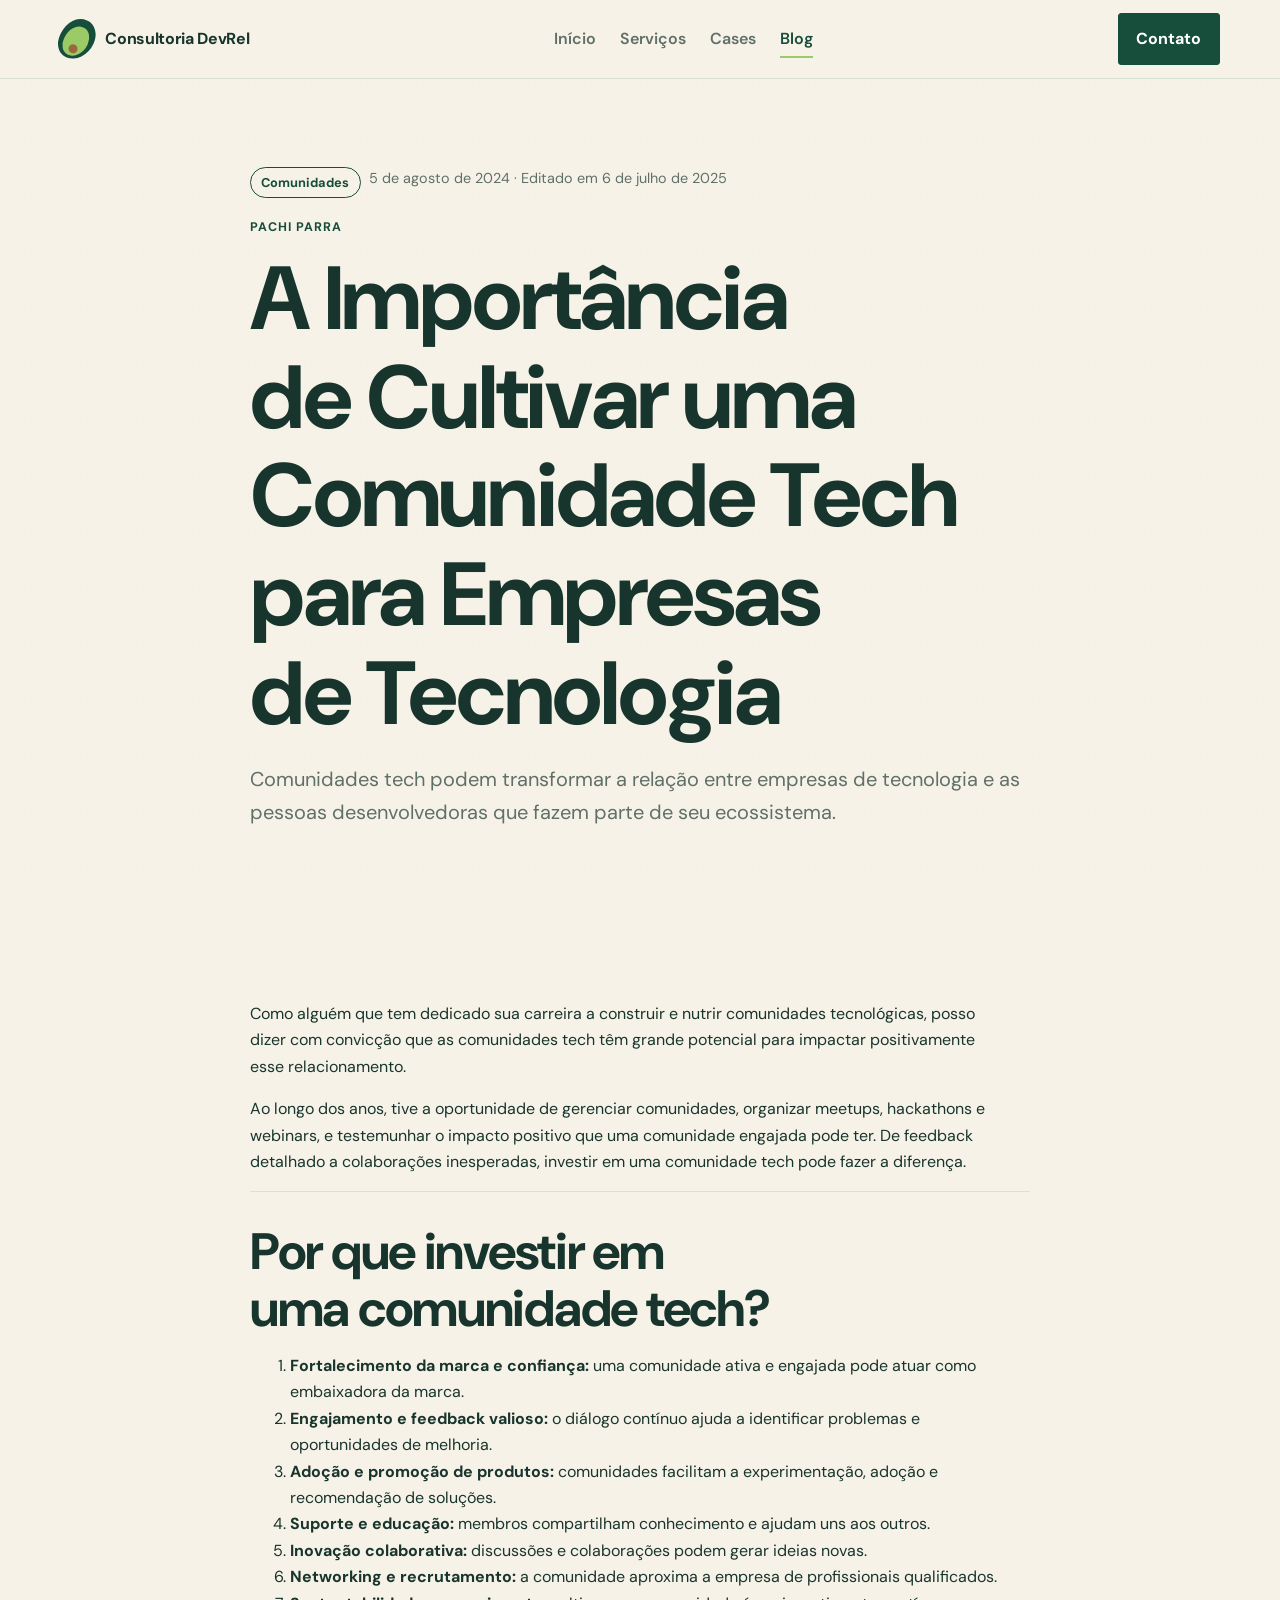
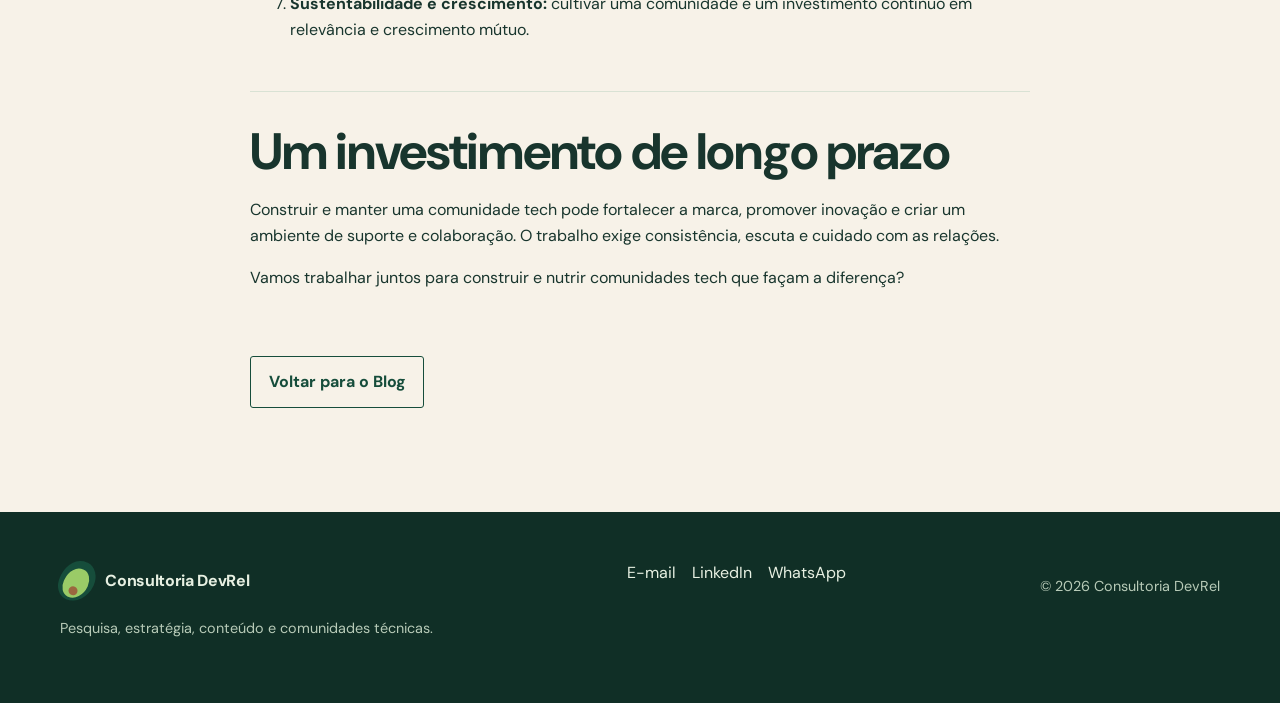
<file: pages/blog/comunidade-tech-empresas.html>
<!doctype html>
<html lang="pt-BR">
<head><meta charset="utf-8"><meta name="viewport" content="width=device-width, initial-scale=1"><meta name="description" content="A importância de cultivar uma comunidade tech para empresas de tecnologia."><title>A Importância de Cultivar uma Comunidade Tech | Consultoria DevRel</title><link rel="stylesheet" href="../../css/styles.css"></head>
<body><a class="skip-link" href="#conteudo">Pular para o conteúdo</a><header class="site-header"><div class="container nav-wrap"><a class="brand" href="../../index.html"><span class="avocado" aria-hidden="true"></span><span>Consultoria DevRel</span></a><button class="nav-toggle" type="button" aria-expanded="false" aria-controls="main-menu" data-menu-toggle>Menu</button><nav id="main-menu" class="nav-list" data-menu aria-label="Navegação principal"><a href="../../index.html">Início</a><a href="../../servicos.html">Serviços</a><a href="../../cases.html">Cases</a><a aria-current="page" href="../../blog.html">Blog</a></nav><div class="contact-links" data-menu><a class="button button-primary" href="../../index.html#contato">Contato</a></div></div></header>
<main id="conteudo"><section class="page-intro"><div class="container detail"><div class="case-meta"><span class="status">Comunidades</span><span class="small">5 de agosto de 2024 · Editado em 6 de julho de 2025</span></div><p class="eyebrow">Pachi Parra</p><h1>A Importância de Cultivar uma Comunidade Tech para Empresas de Tecnologia</h1><p class="lead">Comunidades tech podem transformar a relação entre empresas de tecnologia e as pessoas desenvolvedoras que fazem parte de seu ecossistema.</p></div></section>
<section class="section"><article class="container detail"><p>Como alguém que tem dedicado sua carreira a construir e nutrir comunidades tecnológicas, posso dizer com convicção que as comunidades tech têm grande potencial para impactar positivamente esse relacionamento.</p><p>Ao longo dos anos, tive a oportunidade de gerenciar comunidades, organizar meetups, hackathons e webinars, e testemunhar o impacto positivo que uma comunidade engajada pode ter. De feedback detalhado a colaborações inesperadas, investir em uma comunidade tech pode fazer a diferença.</p><section><h2>Por que investir em uma comunidade tech?</h2><ol><li><strong>Fortalecimento da marca e confiança:</strong> uma comunidade ativa e engajada pode atuar como embaixadora da marca.</li><li><strong>Engajamento e feedback valioso:</strong> o diálogo contínuo ajuda a identificar problemas e oportunidades de melhoria.</li><li><strong>Adoção e promoção de produtos:</strong> comunidades facilitam a experimentação, adoção e recomendação de soluções.</li><li><strong>Suporte e educação:</strong> membros compartilham conhecimento e ajudam uns aos outros.</li><li><strong>Inovação colaborativa:</strong> discussões e colaborações podem gerar ideias novas.</li><li><strong>Networking e recrutamento:</strong> a comunidade aproxima a empresa de profissionais qualificados.</li><li><strong>Sustentabilidade e crescimento:</strong> cultivar uma comunidade é um investimento contínuo em relevância e crescimento mútuo.</li></ol></section><section><h2>Um investimento de longo prazo</h2><p>Construir e manter uma comunidade tech pode fortalecer a marca, promover inovação e criar um ambiente de suporte e colaboração. O trabalho exige consistência, escuta e cuidado com as relações.</p><p>Vamos trabalhar juntos para construir e nutrir comunidades tech que façam a diferença?</p></section><p><a class="button button-secondary" href="../../blog.html">Voltar para o Blog</a></p></article></section></main>
<footer><div class="container footer-wrap"><div><a class="brand" href="../../index.html"><span class="avocado" aria-hidden="true"></span><span>Consultoria DevRel</span></a><p class="small">Pesquisa, estratégia, conteúdo e comunidades técnicas.</p></div><div class="footer-links"><a href="mailto:pachicodes@gmail.com">E-mail</a><a href="https://www.linkedin.com/company/consultoriadevrel" target="_blank" rel="noopener">LinkedIn</a><a href="https://wa.me/5514936180712" target="_blank" rel="noopener">WhatsApp</a></div><p class="small">© <span data-year></span> Consultoria DevRel</p></div></footer><script src="../../js/site.js"></script></body></html>
</file>
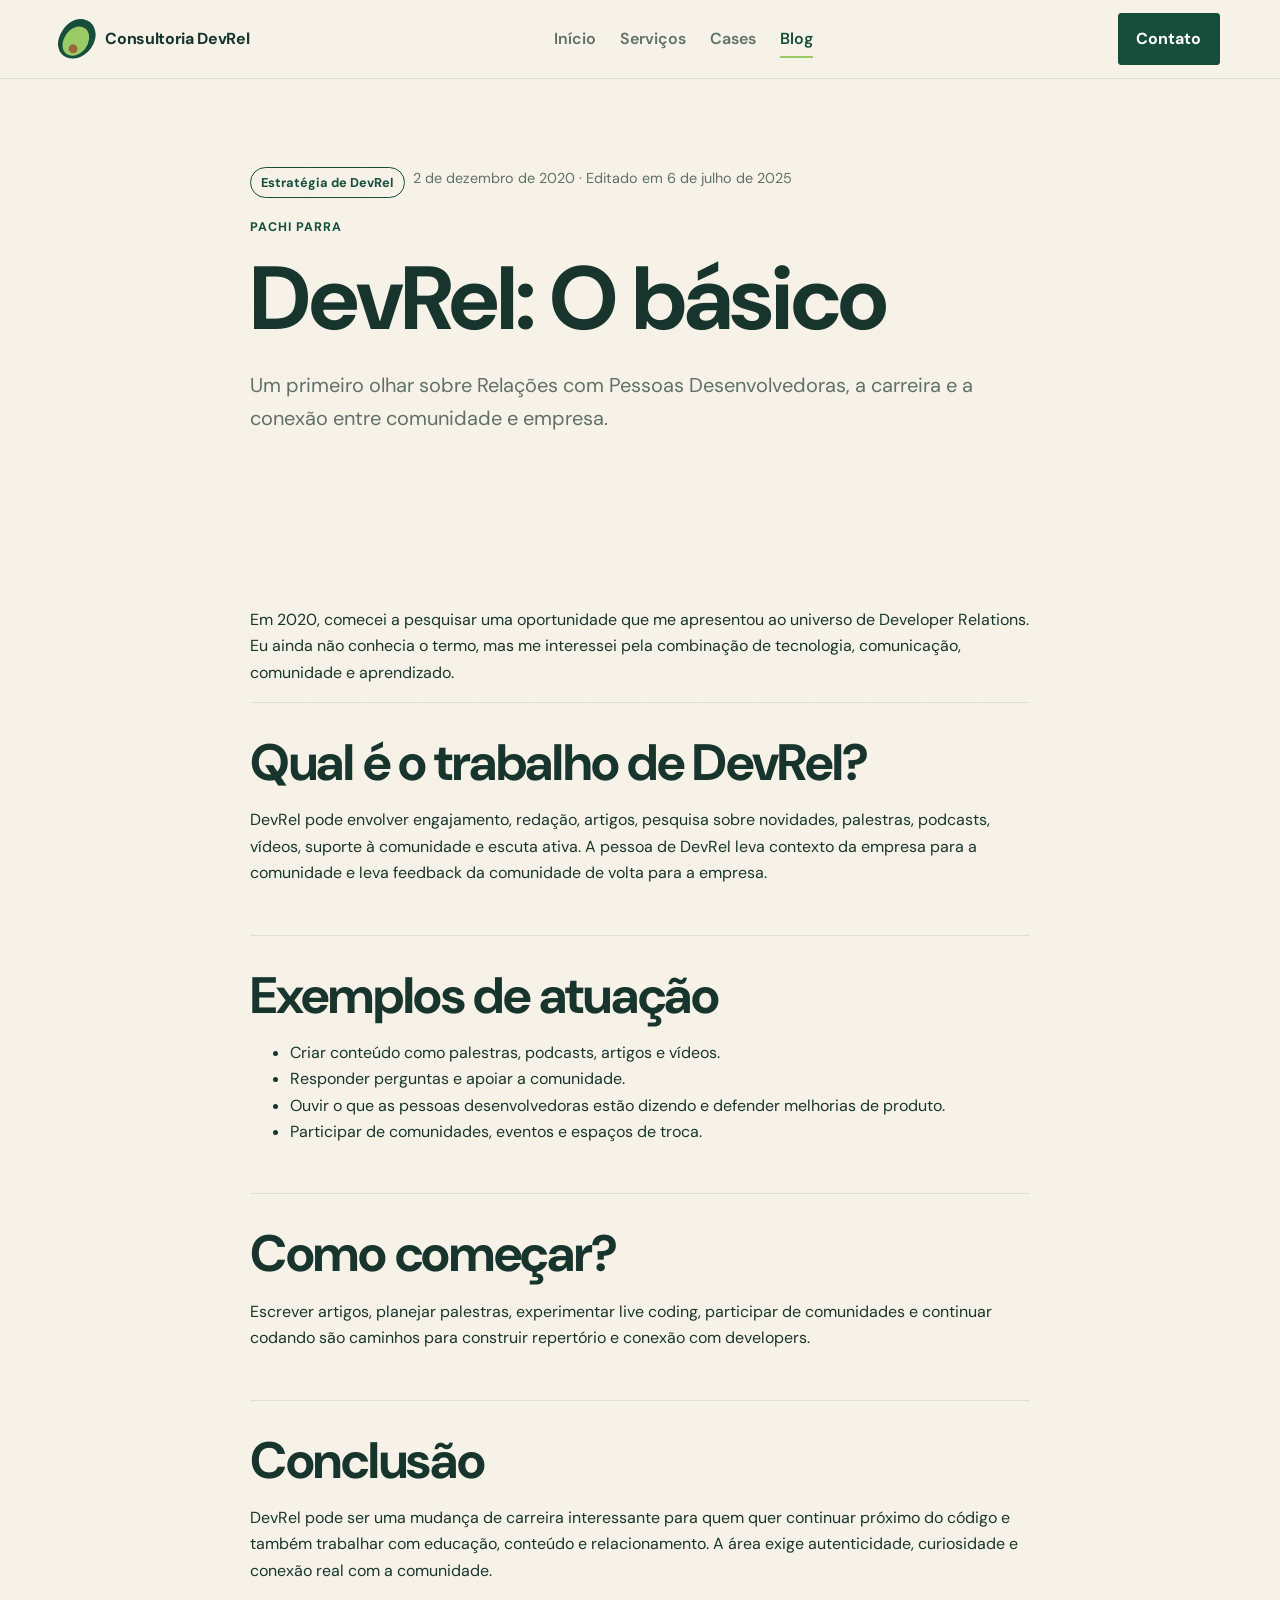
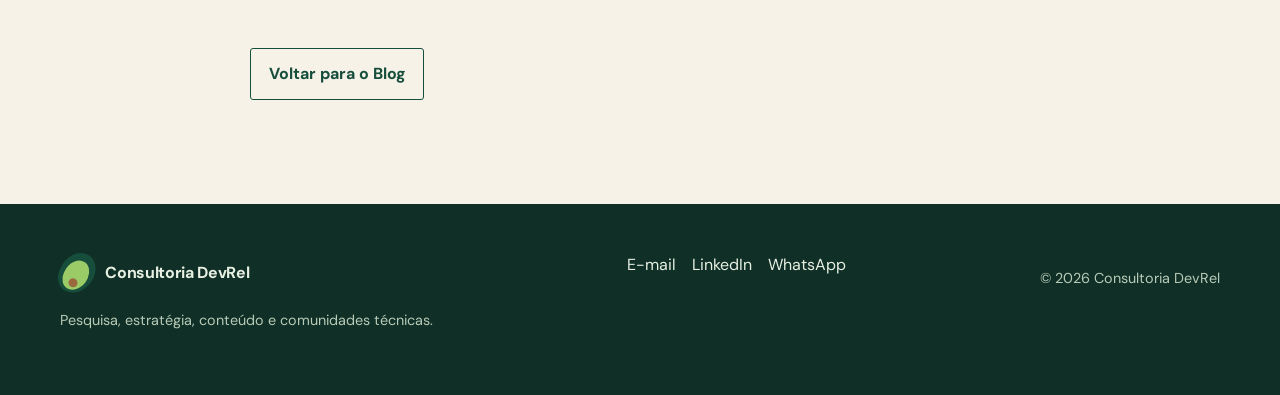
<file: pages/blog/devrel-o-basico.html>
<!doctype html><html lang="pt-BR"><head><meta charset="utf-8"><meta name="viewport" content="width=device-width, initial-scale=1"><meta name="description" content="DevRel: O básico, por Pachi Parra."><title>DevRel: O básico | Consultoria DevRel</title><link rel="stylesheet" href="../../css/styles.css"></head><body><a class="skip-link" href="#conteudo">Pular para o conteúdo</a><header class="site-header"><div class="container nav-wrap"><a class="brand" href="../../index.html"><span class="avocado" aria-hidden="true"></span><span>Consultoria DevRel</span></a><button class="nav-toggle" type="button" aria-expanded="false" aria-controls="main-menu" data-menu-toggle>Menu</button><nav id="main-menu" class="nav-list" data-menu aria-label="Navegação principal"><a href="../../index.html">Início</a><a href="../../servicos.html">Serviços</a><a href="../../cases.html">Cases</a><a aria-current="page" href="../../blog.html">Blog</a></nav><div class="contact-links" data-menu><a class="button button-primary" href="../../index.html#contato">Contato</a></div></div></header><main id="conteudo"><section class="page-intro"><div class="container detail"><div class="case-meta"><span class="status">Estratégia de DevRel</span><span class="small">2 de dezembro de 2020 · Editado em 6 de julho de 2025</span></div><p class="eyebrow">Pachi Parra</p><h1>DevRel: O básico</h1><p class="lead">Um primeiro olhar sobre Relações com Pessoas Desenvolvedoras, a carreira e a conexão entre comunidade e empresa.</p></div></section><section class="section"><article class="container detail"><p>Em 2020, comecei a pesquisar uma oportunidade que me apresentou ao universo de Developer Relations. Eu ainda não conhecia o termo, mas me interessei pela combinação de tecnologia, comunicação, comunidade e aprendizado.</p><section><h2>Qual é o trabalho de DevRel?</h2><p>DevRel pode envolver engajamento, redação, artigos, pesquisa sobre novidades, palestras, podcasts, vídeos, suporte à comunidade e escuta ativa. A pessoa de DevRel leva contexto da empresa para a comunidade e leva feedback da comunidade de volta para a empresa.</p></section><section><h2>Exemplos de atuação</h2><ul><li>Criar conteúdo como palestras, podcasts, artigos e vídeos.</li><li>Responder perguntas e apoiar a comunidade.</li><li>Ouvir o que as pessoas desenvolvedoras estão dizendo e defender melhorias de produto.</li><li>Participar de comunidades, eventos e espaços de troca.</li></ul></section><section><h2>Como começar?</h2><p>Escrever artigos, planejar palestras, experimentar live coding, participar de comunidades e continuar codando são caminhos para construir repertório e conexão com developers.</p></section><section><h2>Conclusão</h2><p>DevRel pode ser uma mudança de carreira interessante para quem quer continuar próximo do código e também trabalhar com educação, conteúdo e relacionamento. A área exige autenticidade, curiosidade e conexão real com a comunidade.</p></section><p><a class="button button-secondary" href="../../blog.html">Voltar para o Blog</a></p></article></section></main><footer><div class="container footer-wrap"><div><a class="brand" href="../../index.html"><span class="avocado" aria-hidden="true"></span><span>Consultoria DevRel</span></a><p class="small">Pesquisa, estratégia, conteúdo e comunidades técnicas.</p></div><div class="footer-links"><a href="mailto:pachicodes@gmail.com">E-mail</a><a href="https://www.linkedin.com/company/consultoriadevrel" target="_blank" rel="noopener">LinkedIn</a><a href="https://wa.me/5514936180712" target="_blank" rel="noopener">WhatsApp</a></div><p class="small">© <span data-year></span> Consultoria DevRel</p></div></footer><script src="../../js/site.js"></script></body></html>
</file>
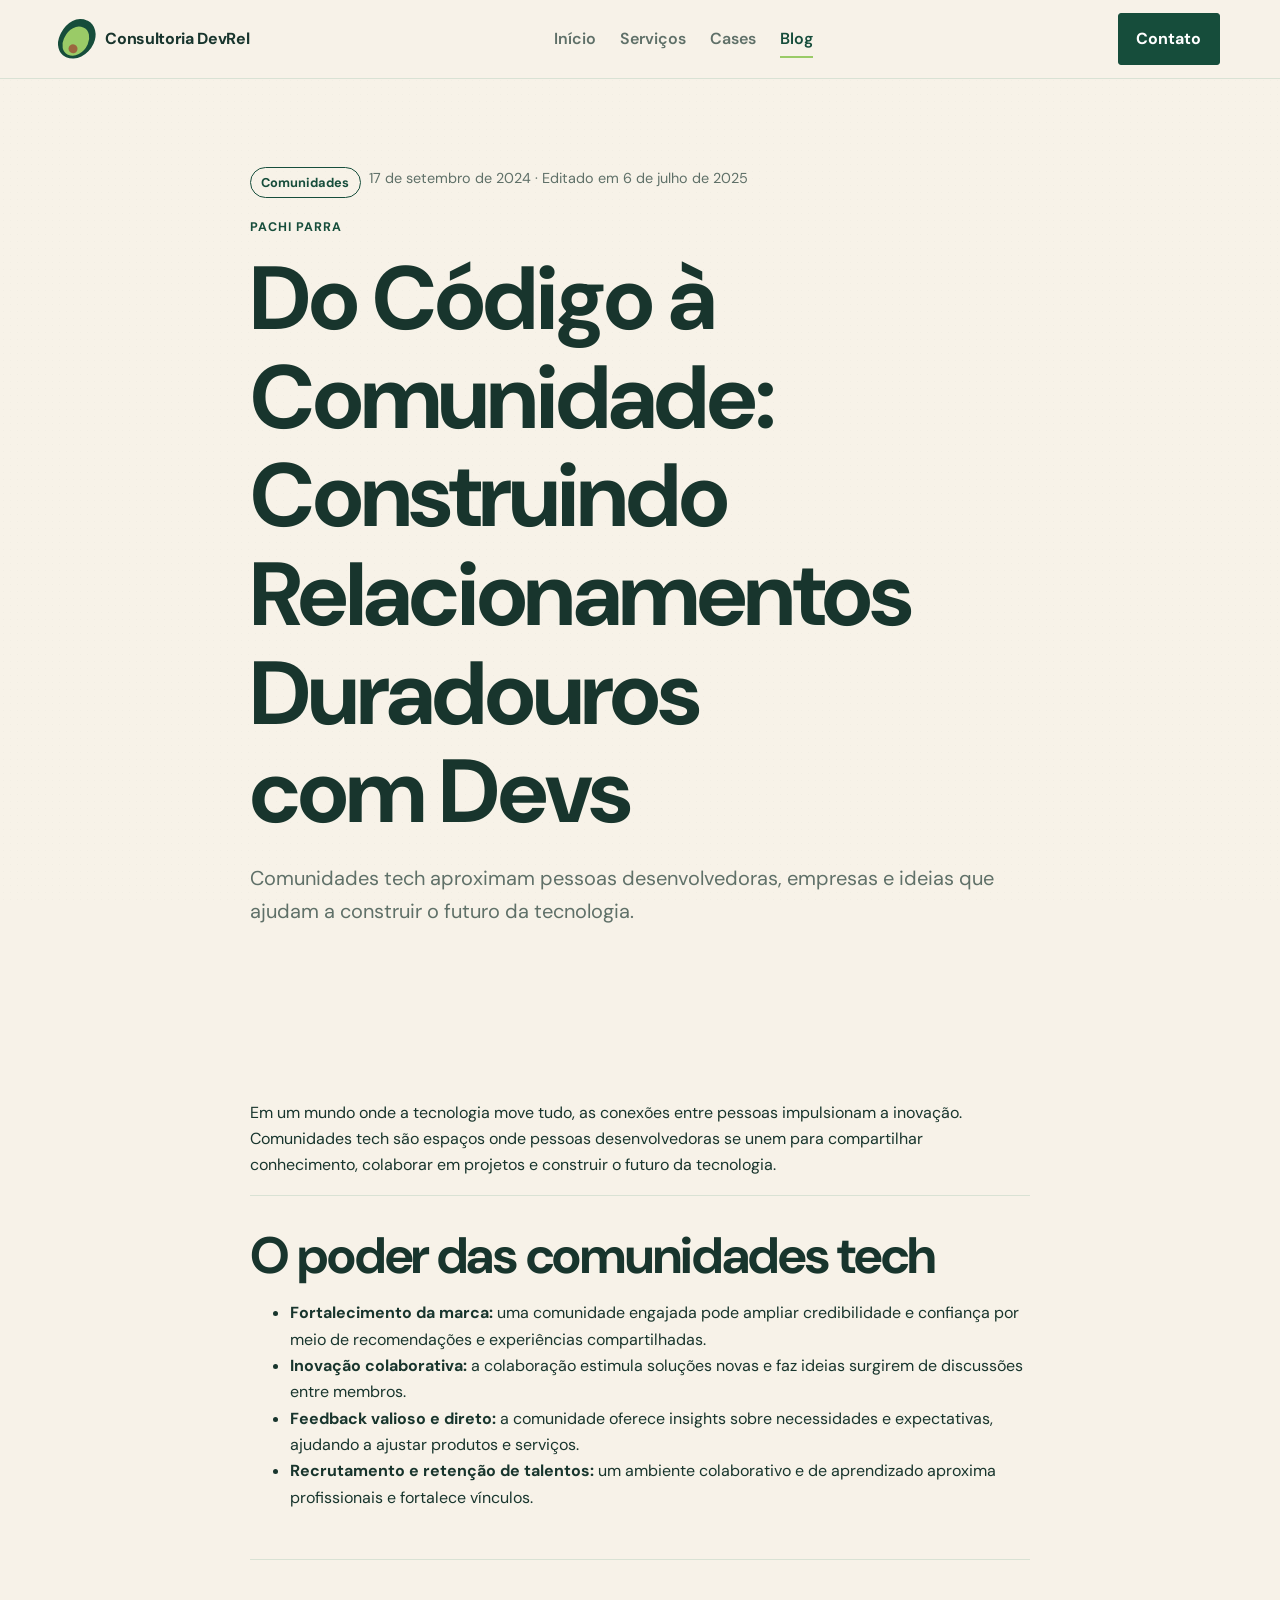
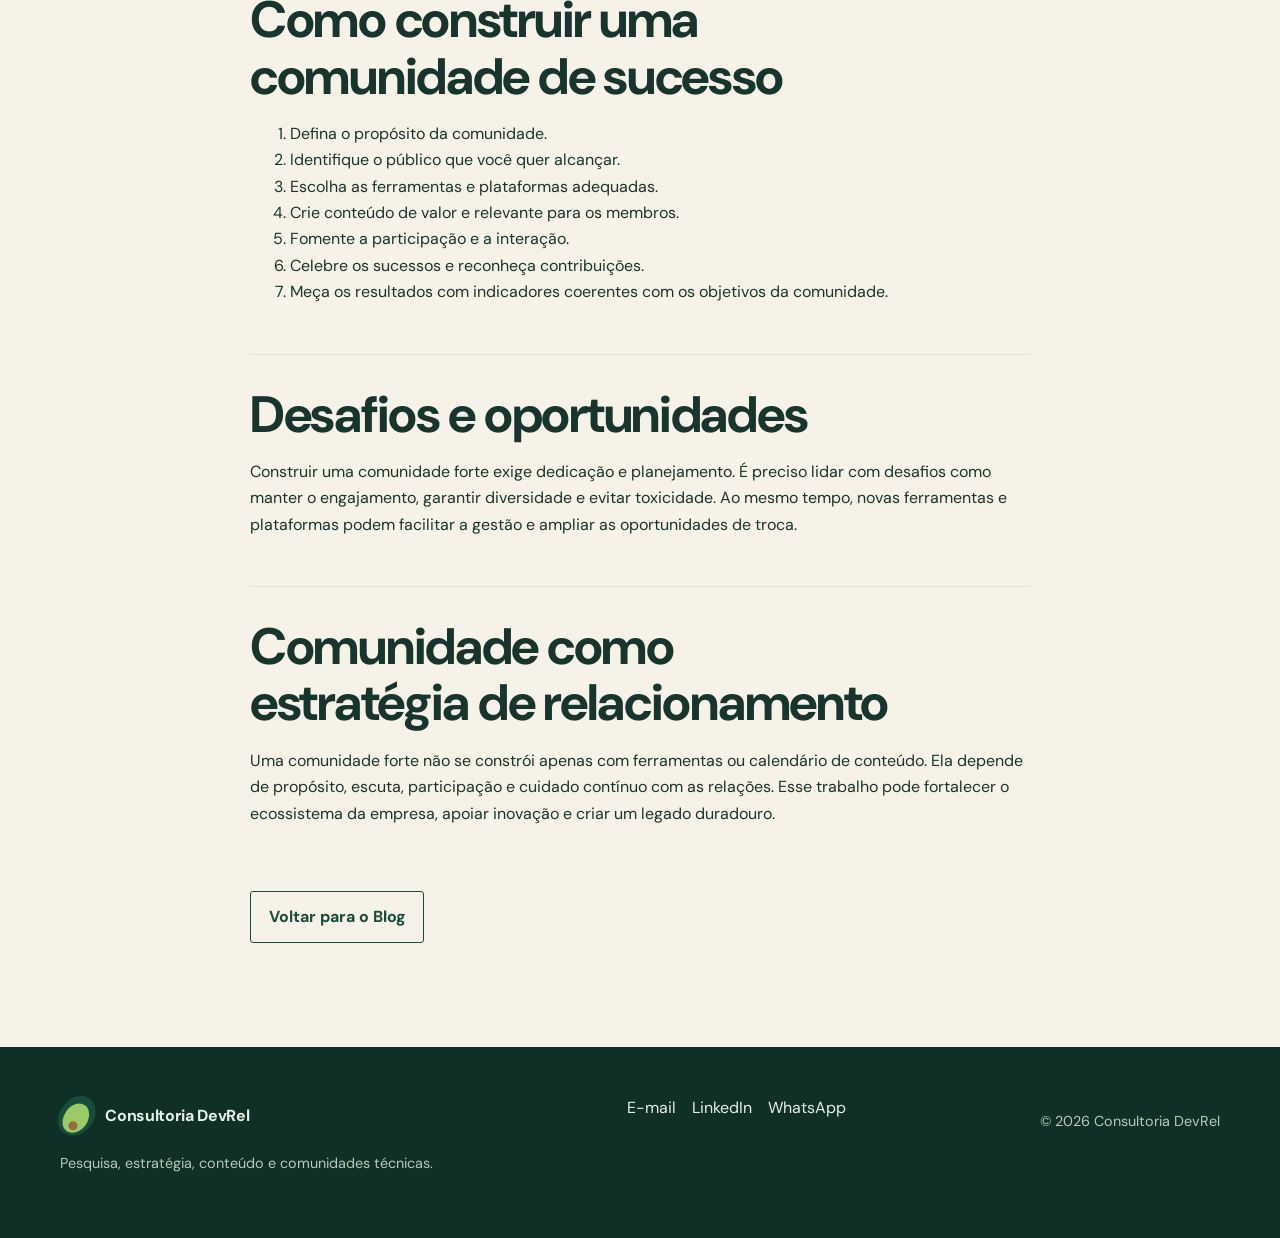
<file: pages/blog/do-codigo-a-comunidade.html>
<!doctype html>
<html lang="pt-BR">
<head><meta charset="utf-8"><meta name="viewport" content="width=device-width, initial-scale=1"><meta name="description" content="Como construir relacionamentos duradouros com pessoas desenvolvedoras por meio de comunidades tech."><title>Do Código à Comunidade | Consultoria DevRel</title><link rel="stylesheet" href="../../css/styles.css"></head>
<body><a class="skip-link" href="#conteudo">Pular para o conteúdo</a><header class="site-header"><div class="container nav-wrap"><a class="brand" href="../../index.html"><span class="avocado" aria-hidden="true"></span><span>Consultoria DevRel</span></a><button class="nav-toggle" type="button" aria-expanded="false" aria-controls="main-menu" data-menu-toggle>Menu</button><nav id="main-menu" class="nav-list" data-menu aria-label="Navegação principal"><a href="../../index.html">Início</a><a href="../../servicos.html">Serviços</a><a href="../../cases.html">Cases</a><a aria-current="page" href="../../blog.html">Blog</a></nav><div class="contact-links" data-menu><a class="button button-primary" href="../../index.html#contato">Contato</a></div></div></header>
<main id="conteudo"><section class="page-intro"><div class="container detail"><div class="case-meta"><span class="status">Comunidades</span><span class="small">17 de setembro de 2024 · Editado em 6 de julho de 2025</span></div><p class="eyebrow">Pachi Parra</p><h1>Do Código à Comunidade: Construindo Relacionamentos Duradouros com Devs</h1><p class="lead">Comunidades tech aproximam pessoas desenvolvedoras, empresas e ideias que ajudam a construir o futuro da tecnologia.</p></div></section>
<section class="section"><article class="container detail"><p>Em um mundo onde a tecnologia move tudo, as conexões entre pessoas impulsionam a inovação. Comunidades tech são espaços onde pessoas desenvolvedoras se unem para compartilhar conhecimento, colaborar em projetos e construir o futuro da tecnologia.</p><section><h2>O poder das comunidades tech</h2><ul><li><strong>Fortalecimento da marca:</strong> uma comunidade engajada pode ampliar credibilidade e confiança por meio de recomendações e experiências compartilhadas.</li><li><strong>Inovação colaborativa:</strong> a colaboração estimula soluções novas e faz ideias surgirem de discussões entre membros.</li><li><strong>Feedback valioso e direto:</strong> a comunidade oferece insights sobre necessidades e expectativas, ajudando a ajustar produtos e serviços.</li><li><strong>Recrutamento e retenção de talentos:</strong> um ambiente colaborativo e de aprendizado aproxima profissionais e fortalece vínculos.</li></ul></section><section><h2>Como construir uma comunidade de sucesso</h2><ol><li>Defina o propósito da comunidade.</li><li>Identifique o público que você quer alcançar.</li><li>Escolha as ferramentas e plataformas adequadas.</li><li>Crie conteúdo de valor e relevante para os membros.</li><li>Fomente a participação e a interação.</li><li>Celebre os sucessos e reconheça contribuições.</li><li>Meça os resultados com indicadores coerentes com os objetivos da comunidade.</li></ol></section><section><h2>Desafios e oportunidades</h2><p>Construir uma comunidade forte exige dedicação e planejamento. É preciso lidar com desafios como manter o engajamento, garantir diversidade e evitar toxicidade. Ao mesmo tempo, novas ferramentas e plataformas podem facilitar a gestão e ampliar as oportunidades de troca.</p></section><section><h2>Comunidade como estratégia de relacionamento</h2><p>Uma comunidade forte não se constrói apenas com ferramentas ou calendário de conteúdo. Ela depende de propósito, escuta, participação e cuidado contínuo com as relações. Esse trabalho pode fortalecer o ecossistema da empresa, apoiar inovação e criar um legado duradouro.</p></section><p><a class="button button-secondary" href="../../blog.html">Voltar para o Blog</a></p></article></section></main>
<footer><div class="container footer-wrap"><div><a class="brand" href="../../index.html"><span class="avocado" aria-hidden="true"></span><span>Consultoria DevRel</span></a><p class="small">Pesquisa, estratégia, conteúdo e comunidades técnicas.</p></div><div class="footer-links"><a href="mailto:pachicodes@gmail.com">E-mail</a><a href="https://www.linkedin.com/company/consultoriadevrel" target="_blank" rel="noopener">LinkedIn</a><a href="https://wa.me/5514936180712" target="_blank" rel="noopener">WhatsApp</a></div><p class="small">© <span data-year></span> Consultoria DevRel</p></div></footer><script src="../../js/site.js"></script></body></html>
</file>
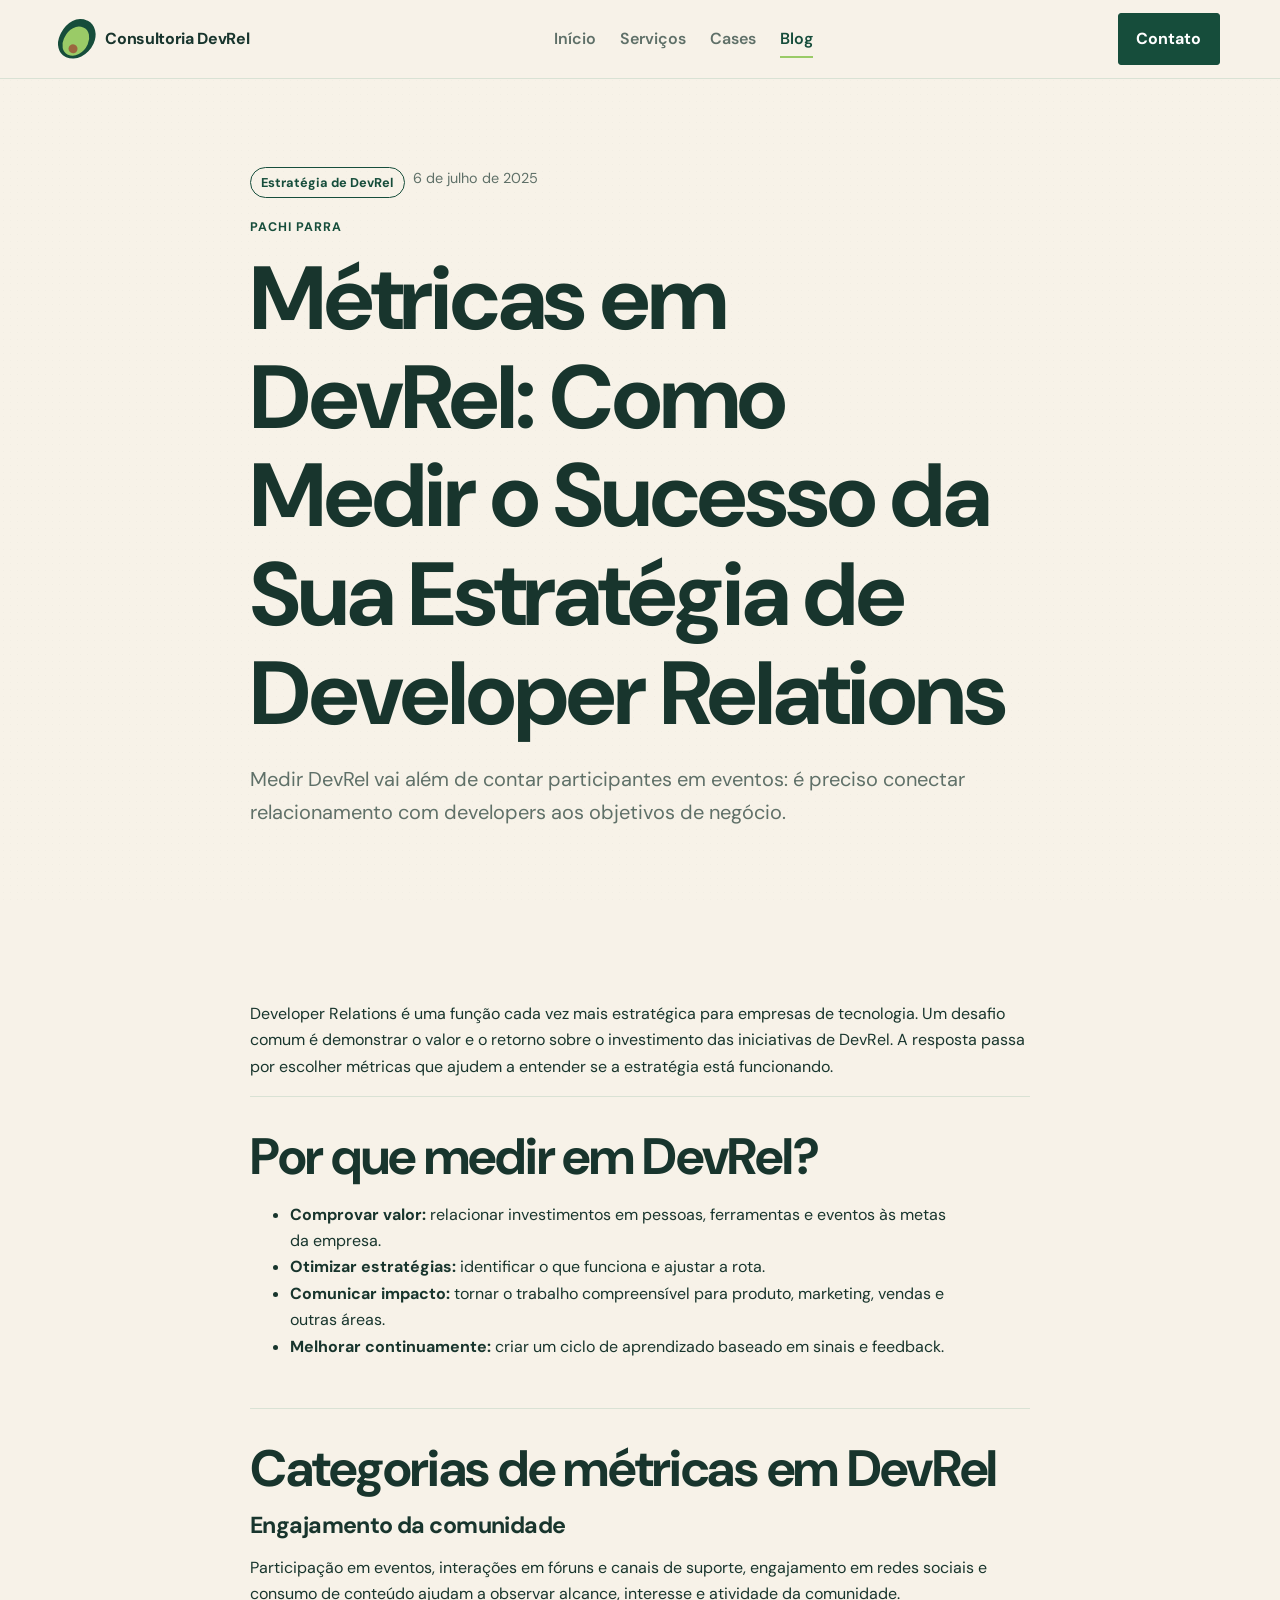
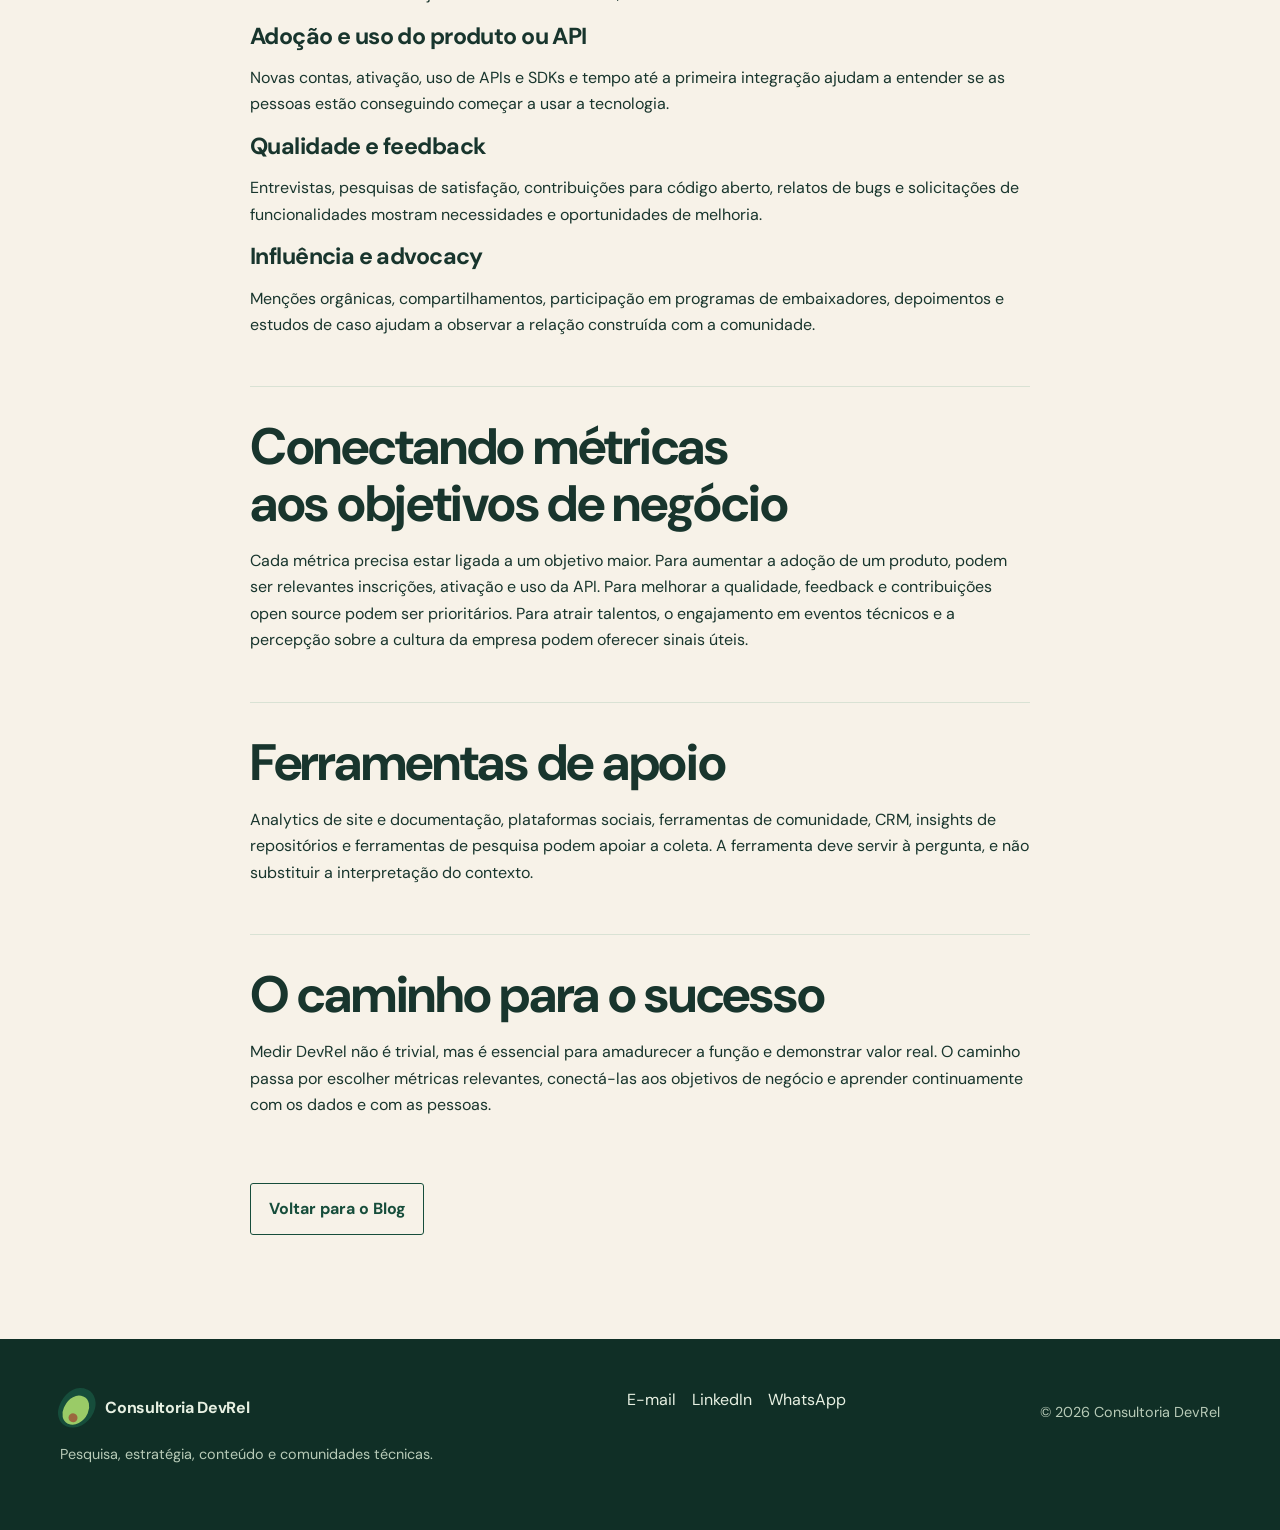
<file: pages/blog/metricas-em-devrel.html>
<!doctype html>
<html lang="pt-BR">
<head><meta charset="utf-8"><meta name="viewport" content="width=device-width, initial-scale=1"><meta name="description" content="Como medir o sucesso de uma estratégia de Developer Relations por meio de métricas conectadas aos objetivos de negócio."><title>Métricas em DevRel | Consultoria DevRel</title><link rel="stylesheet" href="../../css/styles.css"></head>
<body><a class="skip-link" href="#conteudo">Pular para o conteúdo</a><header class="site-header"><div class="container nav-wrap"><a class="brand" href="../../index.html"><span class="avocado" aria-hidden="true"></span><span>Consultoria DevRel</span></a><button class="nav-toggle" type="button" aria-expanded="false" aria-controls="main-menu" data-menu-toggle>Menu</button><nav id="main-menu" class="nav-list" data-menu aria-label="Navegação principal"><a href="../../index.html">Início</a><a href="../../servicos.html">Serviços</a><a href="../../cases.html">Cases</a><a aria-current="page" href="../../blog.html">Blog</a></nav><div class="contact-links" data-menu><a class="button button-primary" href="../../index.html#contato">Contato</a></div></div></header>
<main id="conteudo"><section class="page-intro"><div class="container detail"><div class="case-meta"><span class="status">Estratégia de DevRel</span><span class="small">6 de julho de 2025</span></div><p class="eyebrow">Pachi Parra</p><h1>Métricas em DevRel: Como Medir o Sucesso da Sua Estratégia de Developer Relations</h1><p class="lead">Medir DevRel vai além de contar participantes em eventos: é preciso conectar relacionamento com developers aos objetivos de negócio.</p></div></section>
<section class="section"><article class="container detail"><p>Developer Relations é uma função cada vez mais estratégica para empresas de tecnologia. Um desafio comum é demonstrar o valor e o retorno sobre o investimento das iniciativas de DevRel. A resposta passa por escolher métricas que ajudem a entender se a estratégia está funcionando.</p><section><h2>Por que medir em DevRel?</h2><ul><li><strong>Comprovar valor:</strong> relacionar investimentos em pessoas, ferramentas e eventos às metas da empresa.</li><li><strong>Otimizar estratégias:</strong> identificar o que funciona e ajustar a rota.</li><li><strong>Comunicar impacto:</strong> tornar o trabalho compreensível para produto, marketing, vendas e outras áreas.</li><li><strong>Melhorar continuamente:</strong> criar um ciclo de aprendizado baseado em sinais e feedback.</li></ul></section><section><h2>Categorias de métricas em DevRel</h2><h3>Engajamento da comunidade</h3><p>Participação em eventos, interações em fóruns e canais de suporte, engajamento em redes sociais e consumo de conteúdo ajudam a observar alcance, interesse e atividade da comunidade.</p><h3>Adoção e uso do produto ou API</h3><p>Novas contas, ativação, uso de APIs e SDKs e tempo até a primeira integração ajudam a entender se as pessoas estão conseguindo começar a usar a tecnologia.</p><h3>Qualidade e feedback</h3><p>Entrevistas, pesquisas de satisfação, contribuições para código aberto, relatos de bugs e solicitações de funcionalidades mostram necessidades e oportunidades de melhoria.</p><h3>Influência e advocacy</h3><p>Menções orgânicas, compartilhamentos, participação em programas de embaixadores, depoimentos e estudos de caso ajudam a observar a relação construída com a comunidade.</p></section><section><h2>Conectando métricas aos objetivos de negócio</h2><p>Cada métrica precisa estar ligada a um objetivo maior. Para aumentar a adoção de um produto, podem ser relevantes inscrições, ativação e uso da API. Para melhorar a qualidade, feedback e contribuições open source podem ser prioritários. Para atrair talentos, o engajamento em eventos técnicos e a percepção sobre a cultura da empresa podem oferecer sinais úteis.</p></section><section><h2>Ferramentas de apoio</h2><p>Analytics de site e documentação, plataformas sociais, ferramentas de comunidade, CRM, insights de repositórios e ferramentas de pesquisa podem apoiar a coleta. A ferramenta deve servir à pergunta, e não substituir a interpretação do contexto.</p></section><section><h2>O caminho para o sucesso</h2><p>Medir DevRel não é trivial, mas é essencial para amadurecer a função e demonstrar valor real. O caminho passa por escolher métricas relevantes, conectá-las aos objetivos de negócio e aprender continuamente com os dados e com as pessoas.</p></section><p><a class="button button-secondary" href="../../blog.html">Voltar para o Blog</a></p></article></section></main>
<footer><div class="container footer-wrap"><div><a class="brand" href="../../index.html"><span class="avocado" aria-hidden="true"></span><span>Consultoria DevRel</span></a><p class="small">Pesquisa, estratégia, conteúdo e comunidades técnicas.</p></div><div class="footer-links"><a href="mailto:pachicodes@gmail.com">E-mail</a><a href="https://www.linkedin.com/company/consultoriadevrel" target="_blank" rel="noopener">LinkedIn</a><a href="https://wa.me/5514936180712" target="_blank" rel="noopener">WhatsApp</a></div><p class="small">© <span data-year></span> Consultoria DevRel</p></div></footer><script src="../../js/site.js"></script></body></html>
</file>
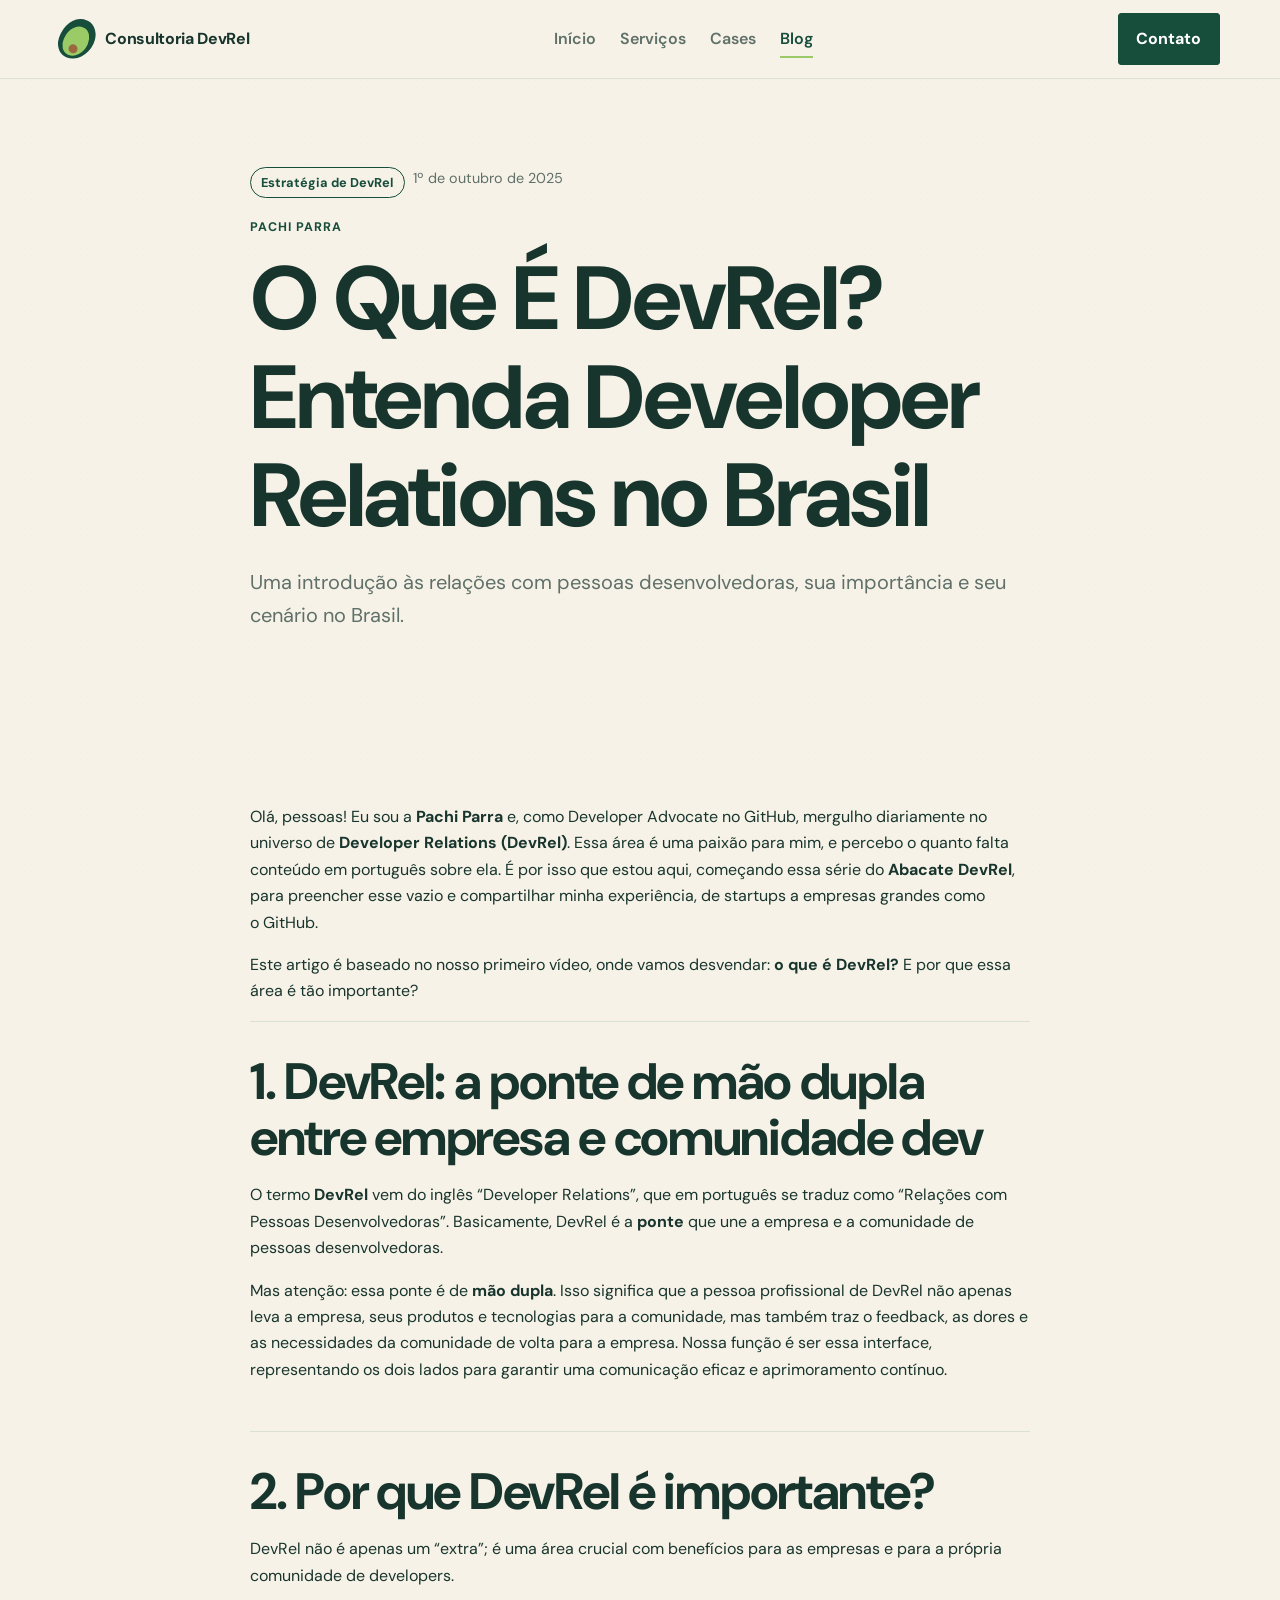
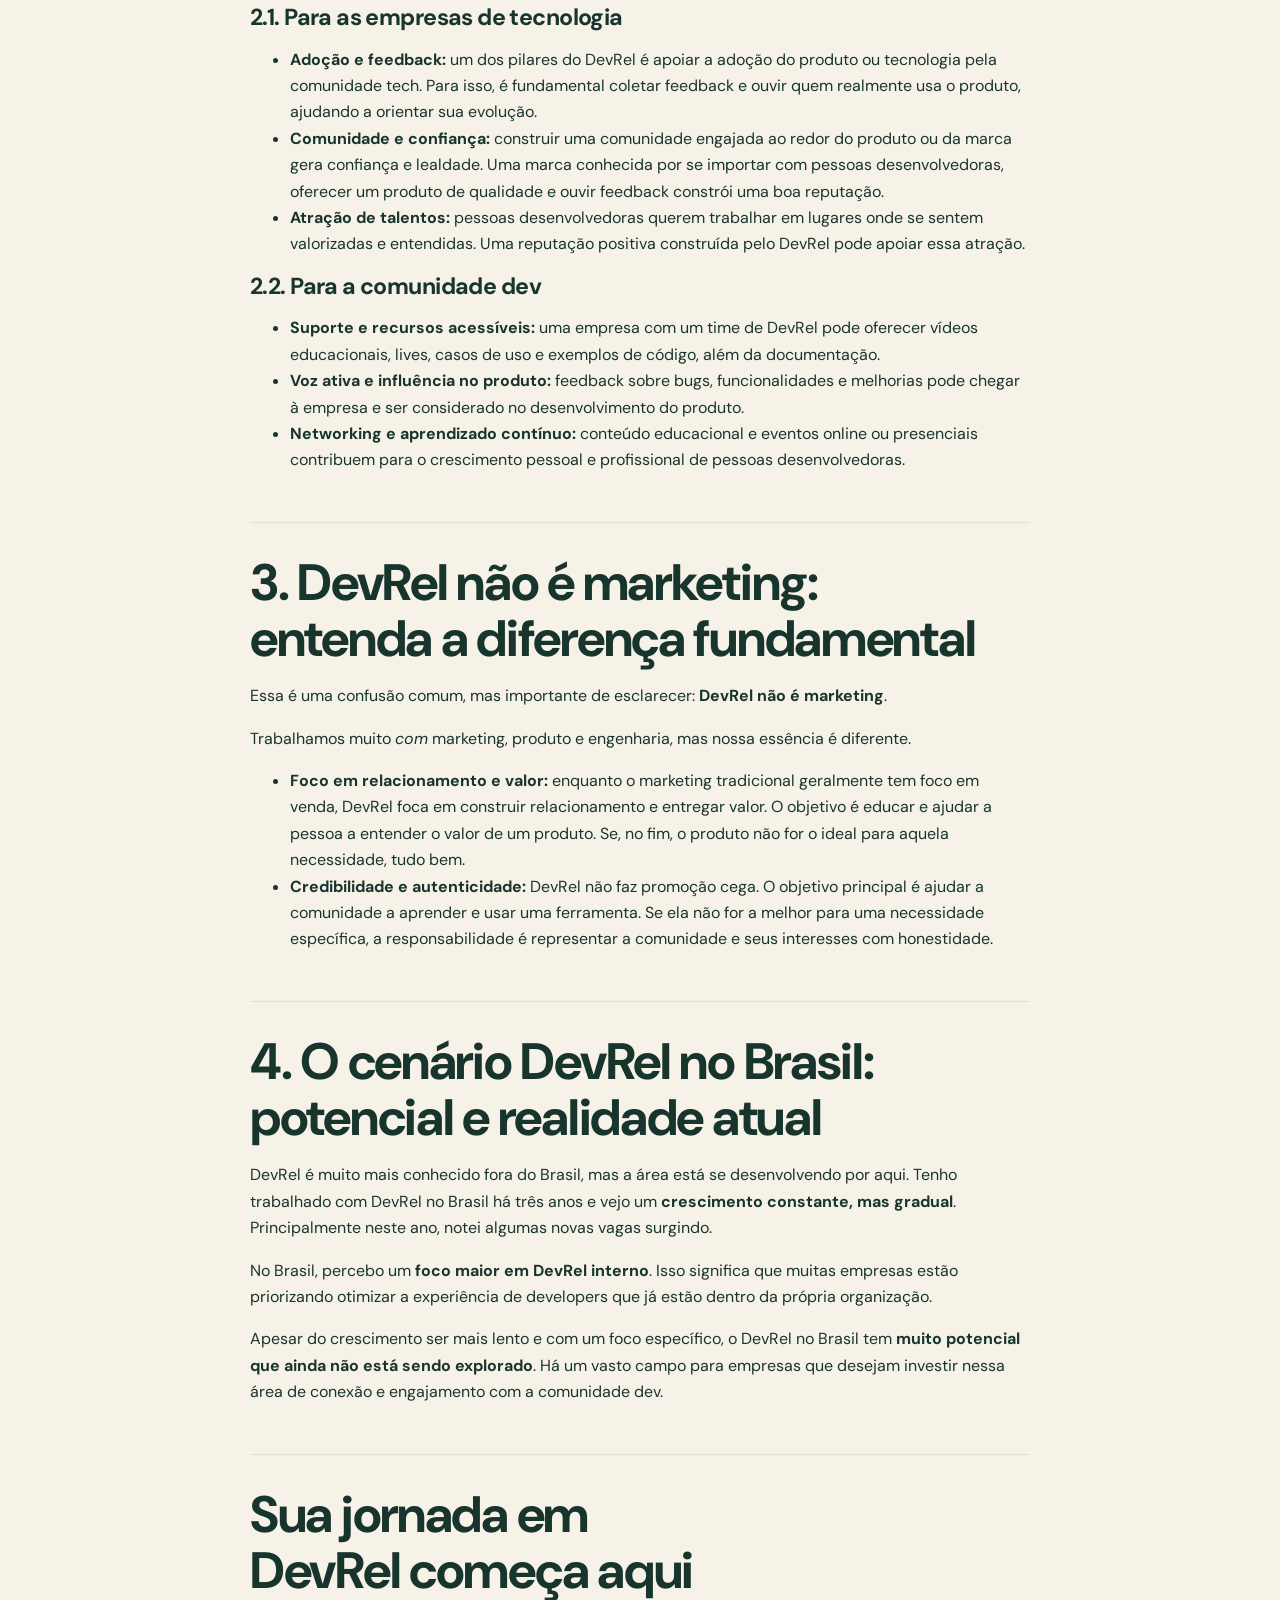
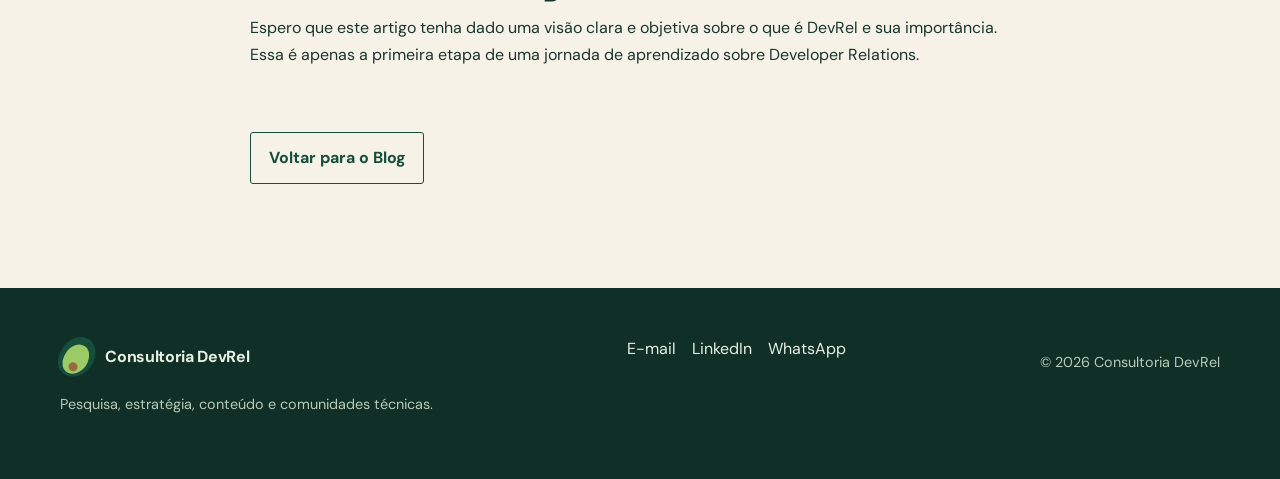
<file: pages/blog/o-que-e-devrel.html>
<!doctype html>
<html lang="pt-BR">
<head>
  <meta charset="utf-8">
  <meta name="viewport" content="width=device-width, initial-scale=1">
  <meta name="description" content="O que é DevRel, por que Developer Relations importa e como a área está se desenvolvendo no Brasil.">
  <title>O Que É DevRel? Entenda Developer Relations no Brasil | Consultoria DevRel</title>
  <link rel="stylesheet" href="../../css/styles.css">
</head>
<body>
  <a class="skip-link" href="#conteudo">Pular para o conteúdo</a>
  <header class="site-header"><div class="container nav-wrap">
    <a class="brand" href="../../index.html"><span class="avocado" aria-hidden="true"></span><span>Consultoria DevRel</span></a>
    <button class="nav-toggle" type="button" aria-expanded="false" aria-controls="main-menu" data-menu-toggle>Menu</button>
    <nav id="main-menu" class="nav-list" data-menu aria-label="Navegação principal"><a href="../../index.html">Início</a><a href="../../servicos.html">Serviços</a><a href="../../cases.html">Cases</a><a aria-current="page" href="../../blog.html">Blog</a></nav>
    <div class="contact-links" data-menu><a class="button button-primary" href="../../index.html#contato">Contato</a></div>
  </div></header>
  <main id="conteudo">
    <section class="page-intro"><div class="container detail"><div class="case-meta"><span class="status">Estratégia de DevRel</span><span class="small">1º de outubro de 2025</span></div><p class="eyebrow">Pachi Parra</p><h1>O Que É DevRel? Entenda Developer Relations no Brasil</h1><p class="lead">Uma introdução às relações com pessoas desenvolvedoras, sua importância e seu cenário no Brasil.</p></div></section>
    <section class="section"><article class="container detail">
      <p>Olá, pessoas! Eu sou a <strong>Pachi Parra</strong> e, como Developer Advocate no GitHub, mergulho diariamente no universo de <strong>Developer Relations (DevRel)</strong>. Essa área é uma paixão para mim, e percebo o quanto falta conteúdo em português sobre ela. É por isso que estou aqui, começando essa série do <strong>Abacate DevRel</strong>, para preencher esse vazio e compartilhar minha experiência, de startups a empresas grandes como o GitHub.</p>
      <p>Este artigo é baseado no nosso primeiro vídeo, onde vamos desvendar: <strong>o que é DevRel?</strong> E por que essa área é tão importante?</p>
      <section><h2>1. DevRel: a ponte de mão dupla entre empresa e comunidade dev</h2><p>O termo <strong>DevRel</strong> vem do inglês “Developer Relations”, que em português se traduz como “Relações com Pessoas Desenvolvedoras”. Basicamente, DevRel é a <strong>ponte</strong> que une a empresa e a comunidade de pessoas desenvolvedoras.</p><p>Mas atenção: essa ponte é de <strong>mão dupla</strong>. Isso significa que a pessoa profissional de DevRel não apenas leva a empresa, seus produtos e tecnologias para a comunidade, mas também traz o feedback, as dores e as necessidades da comunidade de volta para a empresa. Nossa função é ser essa interface, representando os dois lados para garantir uma comunicação eficaz e aprimoramento contínuo.</p></section>
      <section><h2>2. Por que DevRel é importante?</h2><p>DevRel não é apenas um “extra”; é uma área crucial com benefícios para as empresas e para a própria comunidade de developers.</p><h3>2.1. Para as empresas de tecnologia</h3><ul><li><strong>Adoção e feedback:</strong> um dos pilares do DevRel é apoiar a adoção do produto ou tecnologia pela comunidade tech. Para isso, é fundamental coletar feedback e ouvir quem realmente usa o produto, ajudando a orientar sua evolução.</li><li><strong>Comunidade e confiança:</strong> construir uma comunidade engajada ao redor do produto ou da marca gera confiança e lealdade. Uma marca conhecida por se importar com pessoas desenvolvedoras, oferecer um produto de qualidade e ouvir feedback constrói uma boa reputação.</li><li><strong>Atração de talentos:</strong> pessoas desenvolvedoras querem trabalhar em lugares onde se sentem valorizadas e entendidas. Uma reputação positiva construída pelo DevRel pode apoiar essa atração.</li></ul><h3>2.2. Para a comunidade dev</h3><ul><li><strong>Suporte e recursos acessíveis:</strong> uma empresa com um time de DevRel pode oferecer vídeos educacionais, lives, casos de uso e exemplos de código, além da documentação.</li><li><strong>Voz ativa e influência no produto:</strong> feedback sobre bugs, funcionalidades e melhorias pode chegar à empresa e ser considerado no desenvolvimento do produto.</li><li><strong>Networking e aprendizado contínuo:</strong> conteúdo educacional e eventos online ou presenciais contribuem para o crescimento pessoal e profissional de pessoas desenvolvedoras.</li></ul></section>
      <section><h2>3. DevRel não é marketing: entenda a diferença fundamental</h2><p>Essa é uma confusão comum, mas importante de esclarecer: <strong>DevRel não é marketing</strong>.</p><p>Trabalhamos muito <em>com</em> marketing, produto e engenharia, mas nossa essência é diferente.</p><ul><li><strong>Foco em relacionamento e valor:</strong> enquanto o marketing tradicional geralmente tem foco em venda, DevRel foca em construir relacionamento e entregar valor. O objetivo é educar e ajudar a pessoa a entender o valor de um produto. Se, no fim, o produto não for o ideal para aquela necessidade, tudo bem.</li><li><strong>Credibilidade e autenticidade:</strong> DevRel não faz promoção cega. O objetivo principal é ajudar a comunidade a aprender e usar uma ferramenta. Se ela não for a melhor para uma necessidade específica, a responsabilidade é representar a comunidade e seus interesses com honestidade.</li></ul></section>
      <section><h2>4. O cenário DevRel no Brasil: potencial e realidade atual</h2><p>DevRel é muito mais conhecido fora do Brasil, mas a área está se desenvolvendo por aqui. Tenho trabalhado com DevRel no Brasil há três anos e vejo um <strong>crescimento constante, mas gradual</strong>. Principalmente neste ano, notei algumas novas vagas surgindo.</p><p>No Brasil, percebo um <strong>foco maior em DevRel interno</strong>. Isso significa que muitas empresas estão priorizando otimizar a experiência de developers que já estão dentro da própria organização.</p><p>Apesar do crescimento ser mais lento e com um foco específico, o DevRel no Brasil tem <strong>muito potencial que ainda não está sendo explorado</strong>. Há um vasto campo para empresas que desejam investir nessa área de conexão e engajamento com a comunidade dev.</p></section>
      <section><h2>Sua jornada em DevRel começa aqui</h2><p>Espero que este artigo tenha dado uma visão clara e objetiva sobre o que é DevRel e sua importância. Essa é apenas a primeira etapa de uma jornada de aprendizado sobre Developer Relations.</p></section>
      <p><a class="button button-secondary" href="../../blog.html">Voltar para o Blog</a></p>
    </article></section>
  </main>
  <footer><div class="container footer-wrap"><div><a class="brand" href="../../index.html"><span class="avocado" aria-hidden="true"></span><span>Consultoria DevRel</span></a><p class="small">Pesquisa, estratégia, conteúdo e comunidades técnicas.</p></div><div class="footer-links"><a href="mailto:pachicodes@gmail.com">E-mail</a><a href="https://www.linkedin.com/company/consultoriadevrel" target="_blank" rel="noopener">LinkedIn</a><a href="https://wa.me/5514936180712" target="_blank" rel="noopener">WhatsApp</a></div><p class="small">© <span data-year></span> Consultoria DevRel</p></div></footer>
  <script src="../../js/site.js"></script>
</body>
</html>
</file>
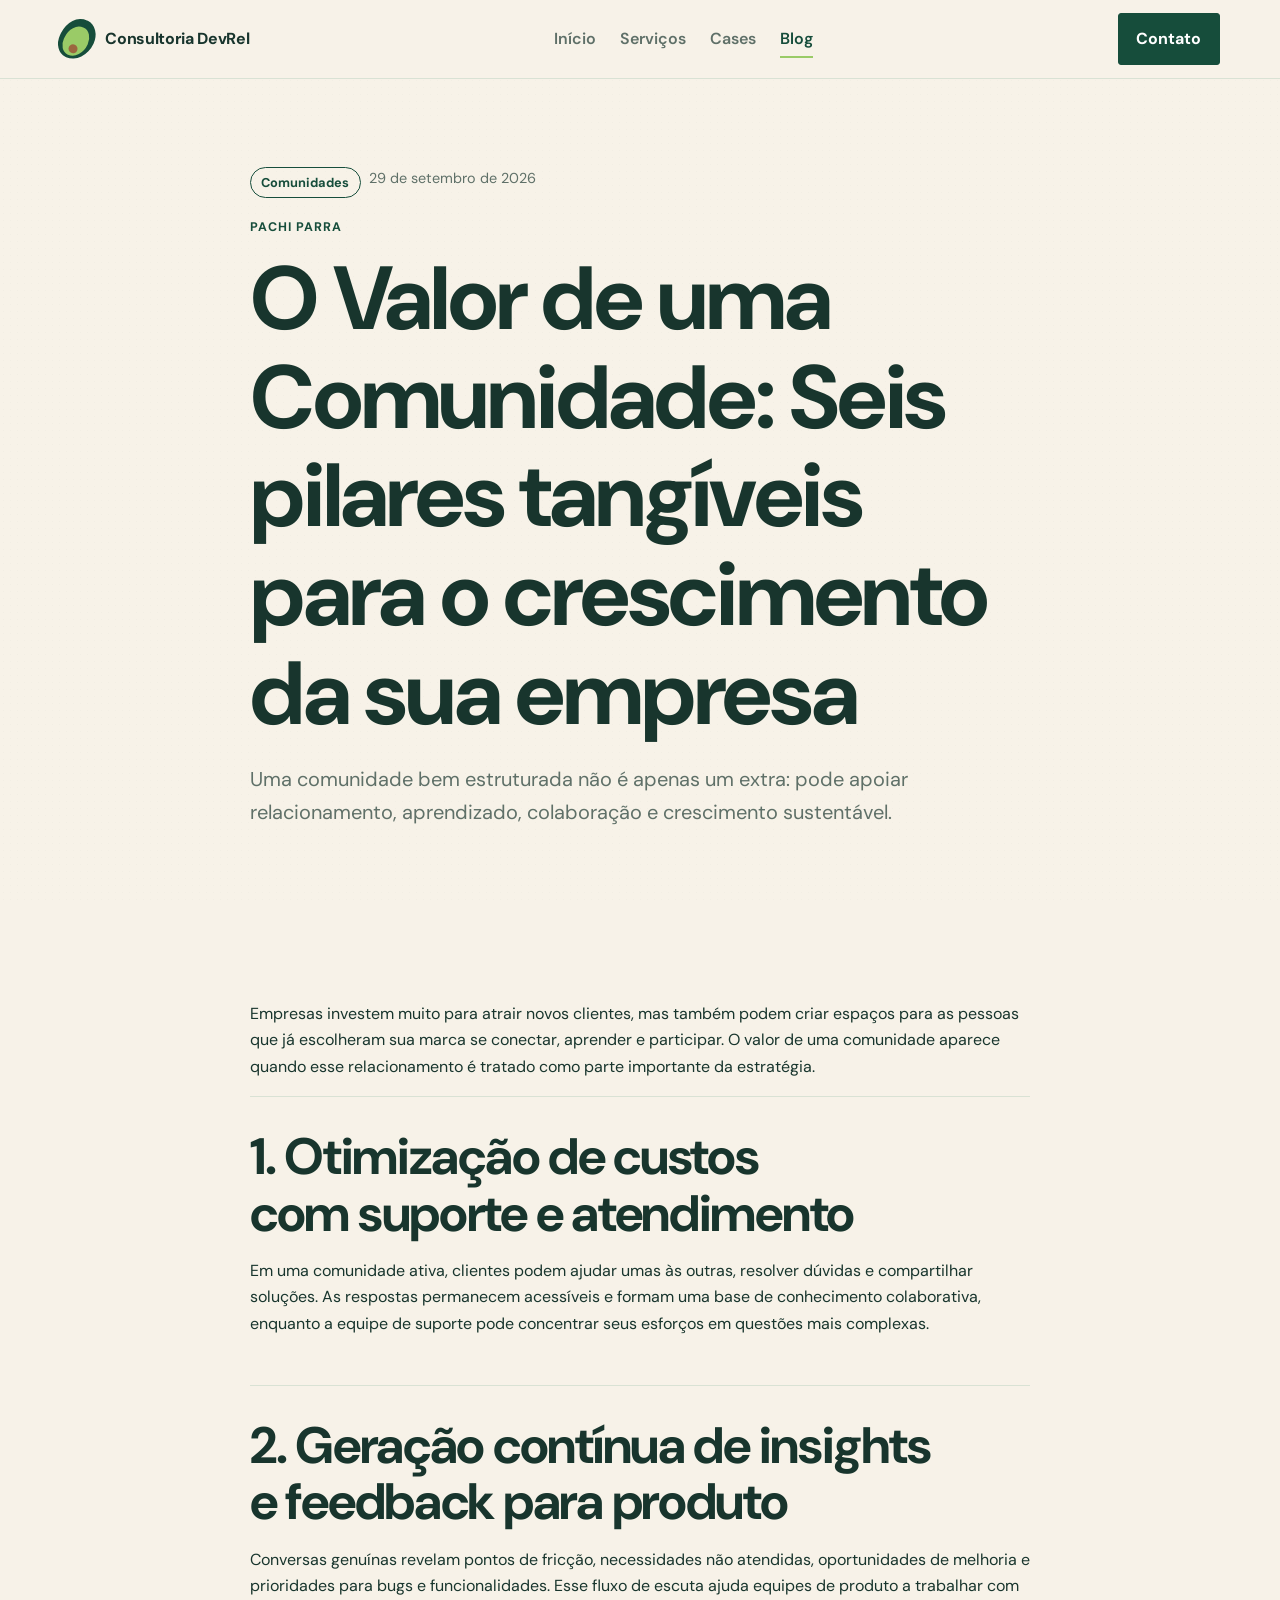
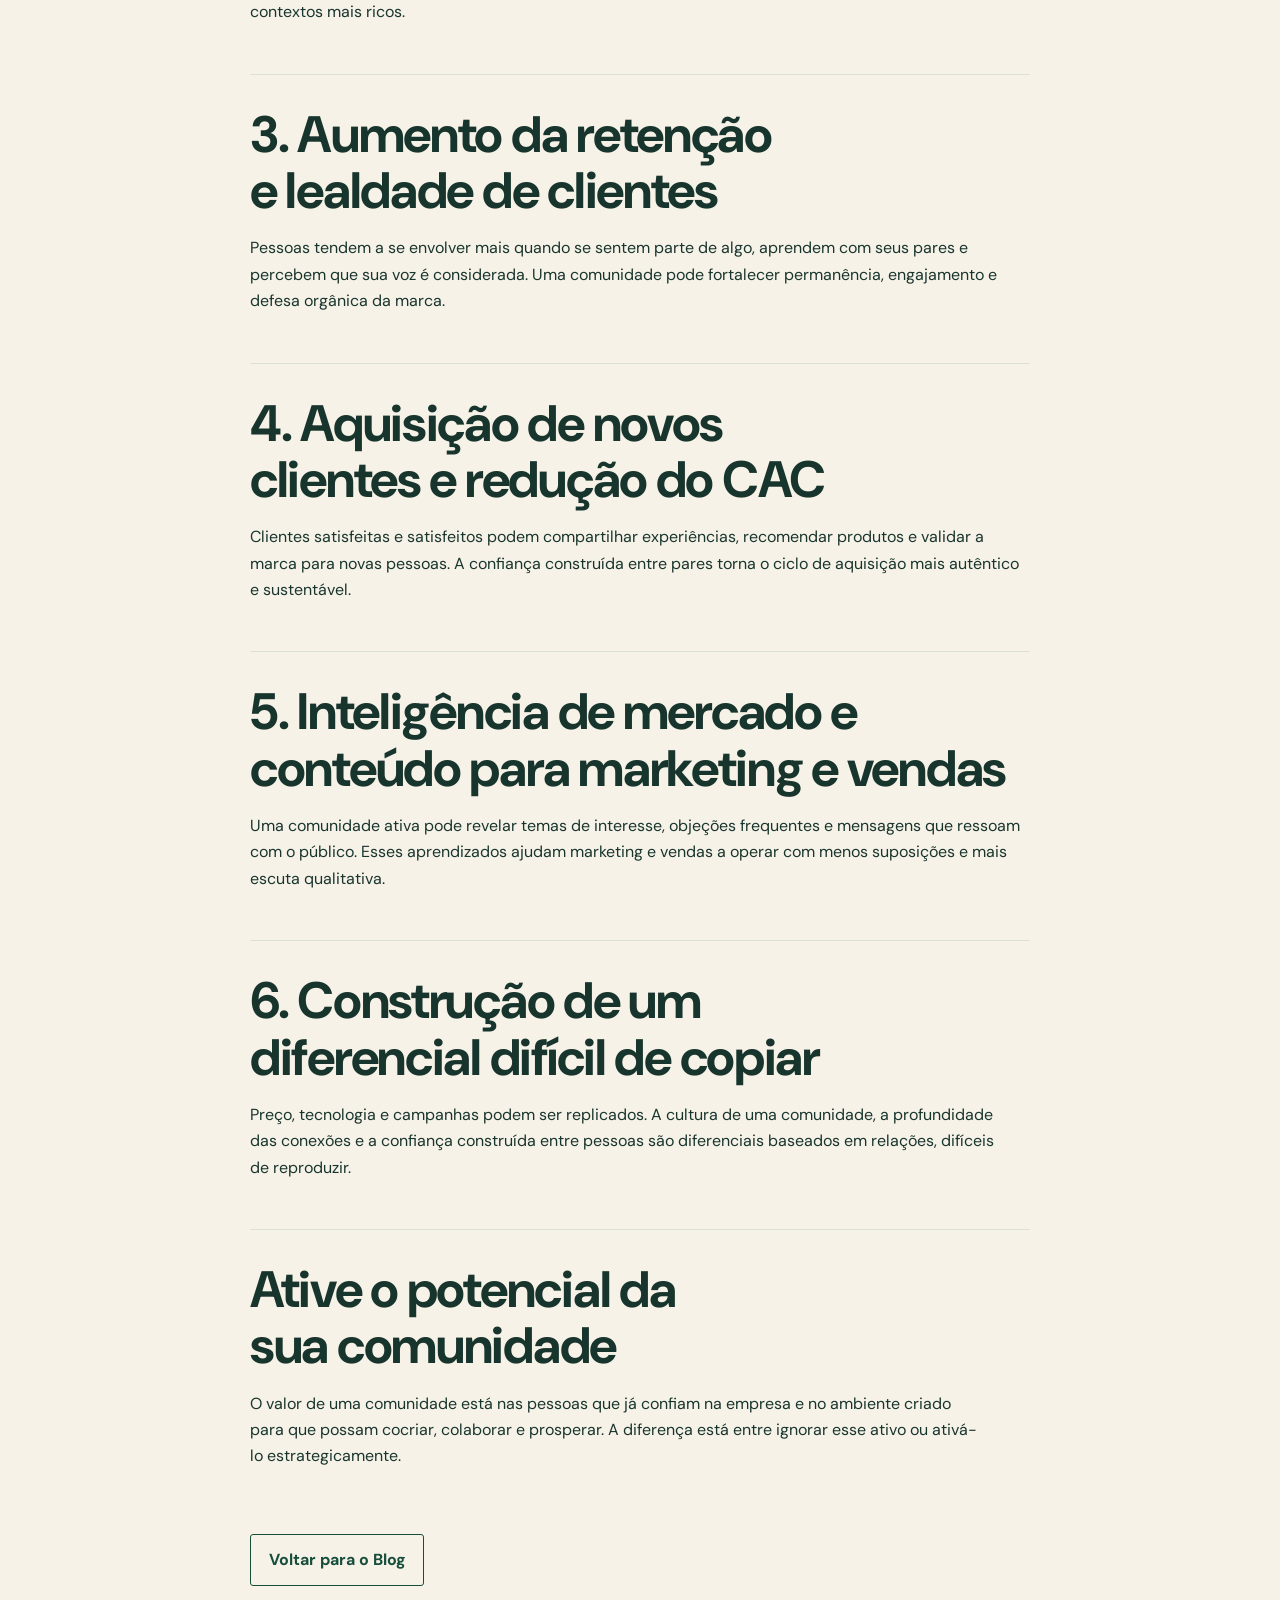
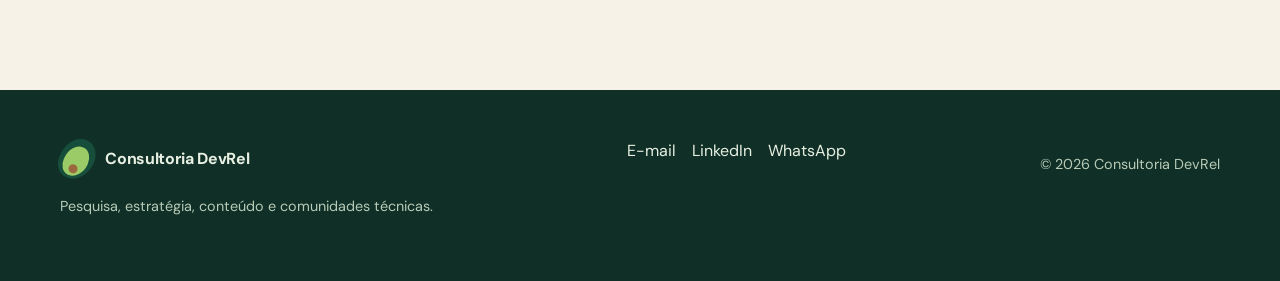
<file: pages/blog/valor-de-uma-comunidade.html>
<!doctype html>
<html lang="pt-BR">
<head><meta charset="utf-8"><meta name="viewport" content="width=device-width, initial-scale=1"><meta name="description" content="Seis pilares tangíveis para entender o valor de uma comunidade no crescimento de uma empresa."><title>O Valor de uma Comunidade | Consultoria DevRel</title><link rel="stylesheet" href="../../css/styles.css"></head>
<body><a class="skip-link" href="#conteudo">Pular para o conteúdo</a><header class="site-header"><div class="container nav-wrap"><a class="brand" href="../../index.html"><span class="avocado" aria-hidden="true"></span><span>Consultoria DevRel</span></a><button class="nav-toggle" type="button" aria-expanded="false" aria-controls="main-menu" data-menu-toggle>Menu</button><nav id="main-menu" class="nav-list" data-menu aria-label="Navegação principal"><a href="../../index.html">Início</a><a href="../../servicos.html">Serviços</a><a href="../../cases.html">Cases</a><a aria-current="page" href="../../blog.html">Blog</a></nav><div class="contact-links" data-menu><a class="button button-primary" href="../../index.html#contato">Contato</a></div></div></header>
<main id="conteudo"><section class="page-intro"><div class="container detail"><div class="case-meta"><span class="status">Comunidades</span><span class="small">29 de setembro de 2026</span></div><p class="eyebrow">Pachi Parra</p><h1>O Valor de uma Comunidade: Seis pilares tangíveis para o crescimento da sua empresa</h1><p class="lead">Uma comunidade bem estruturada não é apenas um extra: pode apoiar relacionamento, aprendizado, colaboração e crescimento sustentável.</p></div></section>
<section class="section"><article class="container detail"><p>Empresas investem muito para atrair novos clientes, mas também podem criar espaços para as pessoas que já escolheram sua marca se conectar, aprender e participar. O valor de uma comunidade aparece quando esse relacionamento é tratado como parte importante da estratégia.</p><section><h2>1. Otimização de custos com suporte e atendimento</h2><p>Em uma comunidade ativa, clientes podem ajudar umas às outras, resolver dúvidas e compartilhar soluções. As respostas permanecem acessíveis e formam uma base de conhecimento colaborativa, enquanto a equipe de suporte pode concentrar seus esforços em questões mais complexas.</p></section><section><h2>2. Geração contínua de insights e feedback para produto</h2><p>Conversas genuínas revelam pontos de fricção, necessidades não atendidas, oportunidades de melhoria e prioridades para bugs e funcionalidades. Esse fluxo de escuta ajuda equipes de produto a trabalhar com contextos mais ricos.</p></section><section><h2>3. Aumento da retenção e lealdade de clientes</h2><p>Pessoas tendem a se envolver mais quando se sentem parte de algo, aprendem com seus pares e percebem que sua voz é considerada. Uma comunidade pode fortalecer permanência, engajamento e defesa orgânica da marca.</p></section><section><h2>4. Aquisição de novos clientes e redução do CAC</h2><p>Clientes satisfeitas e satisfeitos podem compartilhar experiências, recomendar produtos e validar a marca para novas pessoas. A confiança construída entre pares torna o ciclo de aquisição mais autêntico e sustentável.</p></section><section><h2>5. Inteligência de mercado e conteúdo para marketing e vendas</h2><p>Uma comunidade ativa pode revelar temas de interesse, objeções frequentes e mensagens que ressoam com o público. Esses aprendizados ajudam marketing e vendas a operar com menos suposições e mais escuta qualitativa.</p></section><section><h2>6. Construção de um diferencial difícil de copiar</h2><p>Preço, tecnologia e campanhas podem ser replicados. A cultura de uma comunidade, a profundidade das conexões e a confiança construída entre pessoas são diferenciais baseados em relações, difíceis de reproduzir.</p></section><section><h2>Ative o potencial da sua comunidade</h2><p>O valor de uma comunidade está nas pessoas que já confiam na empresa e no ambiente criado para que possam cocriar, colaborar e prosperar. A diferença está entre ignorar esse ativo ou ativá-lo estrategicamente.</p></section><p><a class="button button-secondary" href="../../blog.html">Voltar para o Blog</a></p></article></section></main>
<footer><div class="container footer-wrap"><div><a class="brand" href="../../index.html"><span class="avocado" aria-hidden="true"></span><span>Consultoria DevRel</span></a><p class="small">Pesquisa, estratégia, conteúdo e comunidades técnicas.</p></div><div class="footer-links"><a href="mailto:pachicodes@gmail.com">E-mail</a><a href="https://www.linkedin.com/company/consultoriadevrel" target="_blank" rel="noopener">LinkedIn</a><a href="https://wa.me/5514936180712" target="_blank" rel="noopener">WhatsApp</a></div><p class="small">© <span data-year></span> Consultoria DevRel</p></div></footer><script src="../../js/site.js"></script></body></html>
</file>
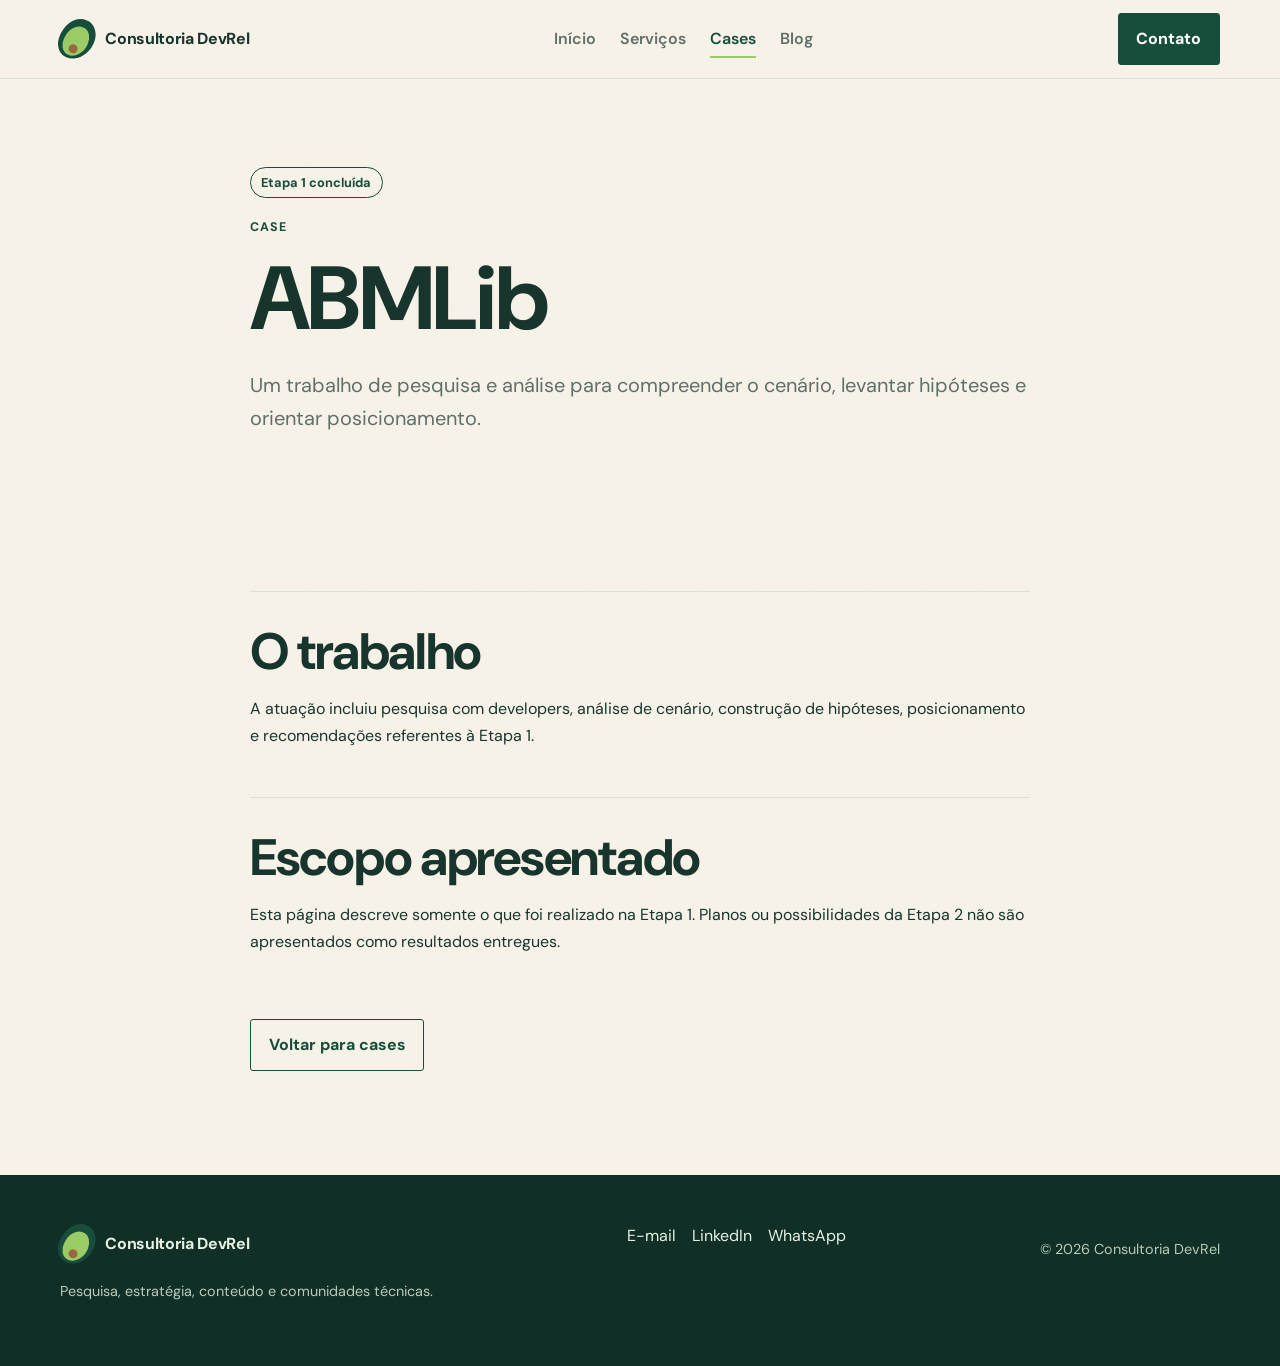
<file: pages/cases/abmlib.html>
<!doctype html><html lang="pt-BR"><head><meta charset="utf-8"><meta name="viewport" content="width=device-width, initial-scale=1"><meta name="description" content="Projeto ABMLib: pesquisa, análise de cenário, posicionamento e recomendações."><title>ABMLib | Cases | Consultoria DevRel</title><link rel="stylesheet" href="../../css/styles.css"></head><body><a class="skip-link" href="#conteudo">Pular para o conteúdo</a><header class="site-header"><div class="container nav-wrap"><a class="brand" href="../../index.html"><span class="avocado" aria-hidden="true"></span><span>Consultoria DevRel</span></a><button class="nav-toggle" type="button" aria-expanded="false" aria-controls="main-menu" data-menu-toggle>Menu</button><nav id="main-menu" class="nav-list" data-menu aria-label="Navegação principal"><a href="../../index.html">Início</a><a href="../../servicos.html">Serviços</a><a aria-current="page" href="../../cases.html">Cases</a><a href="../../blog.html">Blog</a></nav><div class="contact-links" data-menu><a class="button button-primary" href="../../index.html#contato">Contato</a></div></div></header><main id="conteudo"><section class="page-intro"><div class="container detail"><div class="case-meta"><span class="status">Etapa 1 concluída</span></div><p class="eyebrow">Case</p><h1>ABMLib</h1><p class="lead">Um trabalho de pesquisa e análise para compreender o cenário, levantar hipóteses e orientar posicionamento.</p></div></section><section class="section"><div class="container detail"><section><h2>O trabalho</h2><p>A atuação incluiu pesquisa com developers, análise de cenário, construção de hipóteses, posicionamento e recomendações referentes à Etapa 1.</p></section><section><h2>Escopo apresentado</h2><p>Esta página descreve somente o que foi realizado na Etapa 1. Planos ou possibilidades da Etapa 2 não são apresentados como resultados entregues.</p></section><p><a class="button button-secondary" href="../../cases.html">Voltar para cases</a></p></div></section></main><footer><div class="container footer-wrap"><div><a class="brand" href="../../index.html"><span class="avocado" aria-hidden="true"></span><span>Consultoria DevRel</span></a><p class="small">Pesquisa, estratégia, conteúdo e comunidades técnicas.</p></div><div class="footer-links"><a href="mailto:pachicodes@gmail.com">E-mail</a><a href="https://www.linkedin.com/company/consultoriadevrel" target="_blank" rel="noopener">LinkedIn</a><a href="https://wa.me/5514936180712" target="_blank" rel="noopener">WhatsApp</a></div><p class="small">© <span data-year></span> Consultoria DevRel</p></div></footer><script src="../../js/site.js"></script></body></html>
</file>
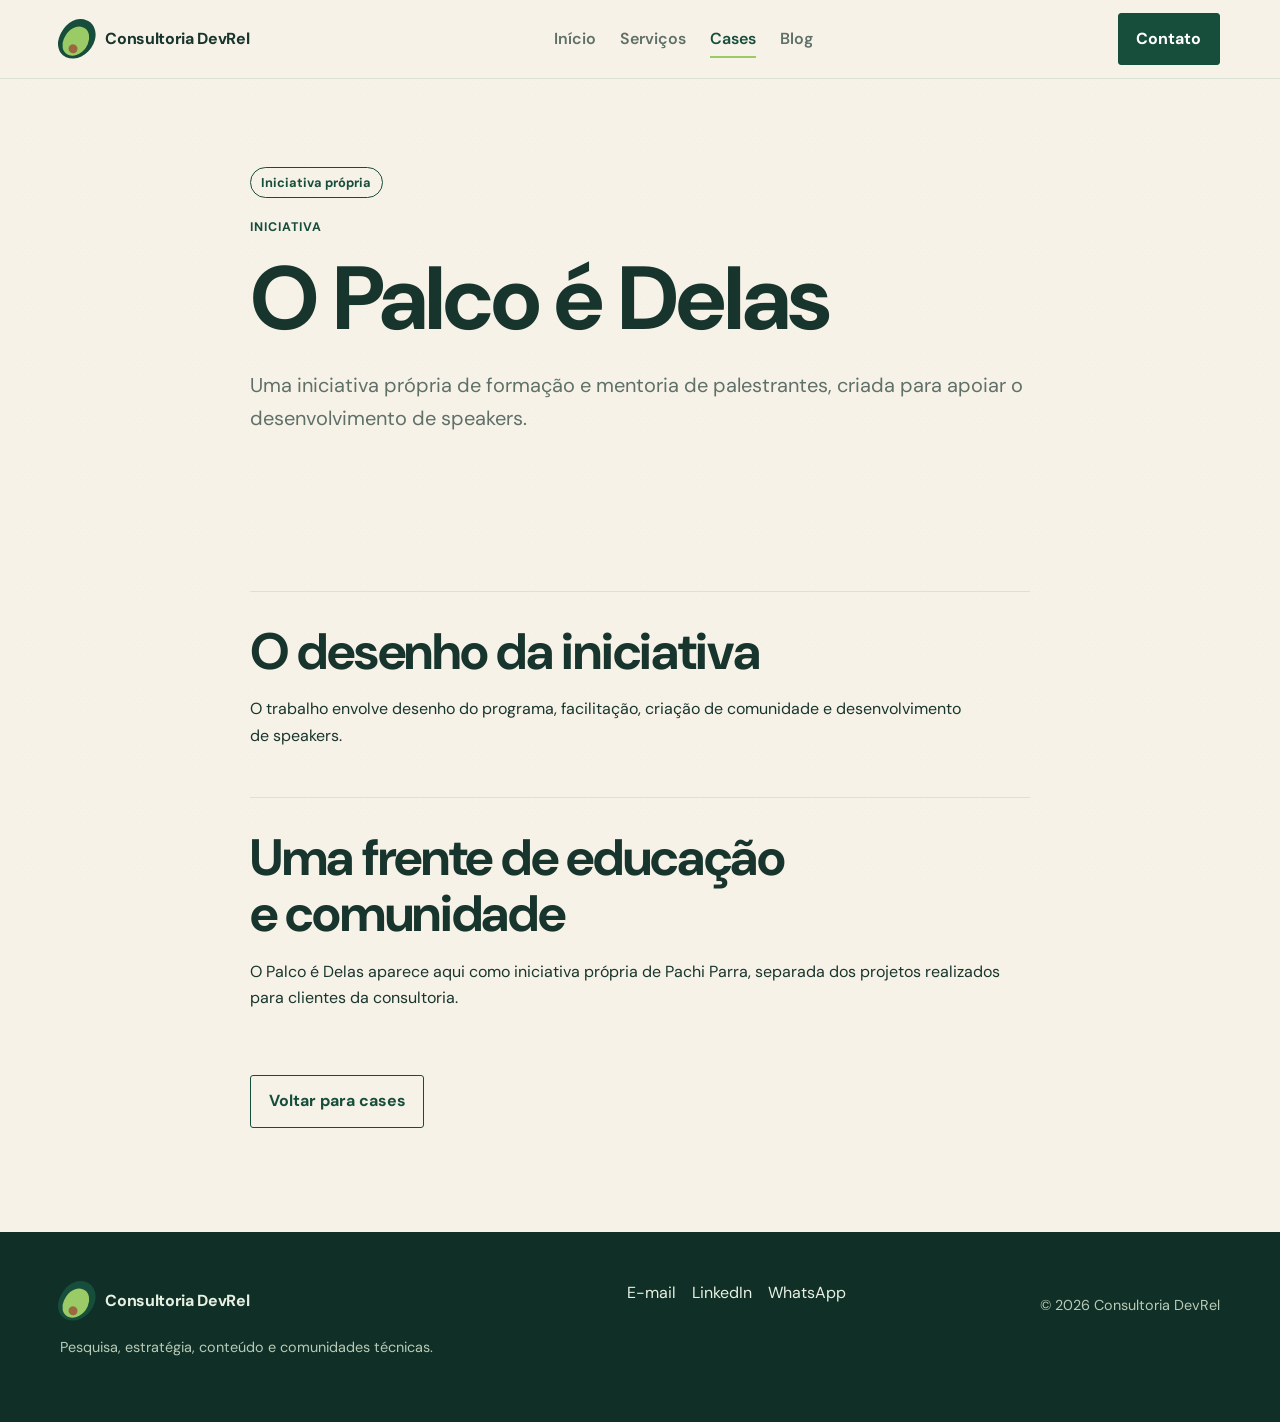
<file: pages/cases/o-palco-e-delas.html>
<!doctype html><html lang="pt-BR"><head><meta charset="utf-8"><meta name="viewport" content="width=device-width, initial-scale=1"><meta name="description" content="O Palco é Delas: iniciativa própria de formação e mentoria de palestrantes."><title>O Palco é Delas | Cases | Consultoria DevRel</title><link rel="stylesheet" href="../../css/styles.css"></head><body><a class="skip-link" href="#conteudo">Pular para o conteúdo</a><header class="site-header"><div class="container nav-wrap"><a class="brand" href="../../index.html"><span class="avocado" aria-hidden="true"></span><span>Consultoria DevRel</span></a><button class="nav-toggle" type="button" aria-expanded="false" aria-controls="main-menu" data-menu-toggle>Menu</button><nav id="main-menu" class="nav-list" data-menu aria-label="Navegação principal"><a href="../../index.html">Início</a><a href="../../servicos.html">Serviços</a><a aria-current="page" href="../../cases.html">Cases</a><a href="../../blog.html">Blog</a></nav><div class="contact-links" data-menu><a class="button button-primary" href="../../index.html#contato">Contato</a></div></div></header><main id="conteudo"><section class="page-intro"><div class="container detail"><div class="case-meta"><span class="status">Iniciativa própria</span></div><p class="eyebrow">Iniciativa</p><h1>O Palco é Delas</h1><p class="lead">Uma iniciativa própria de formação e mentoria de palestrantes, criada para apoiar o desenvolvimento de speakers.</p></div></section><section class="section"><div class="container detail"><section><h2>O desenho da iniciativa</h2><p>O trabalho envolve desenho do programa, facilitação, criação de comunidade e desenvolvimento de speakers.</p></section><section><h2>Uma frente de educação e comunidade</h2><p>O Palco é Delas aparece aqui como iniciativa própria de Pachi Parra, separada dos projetos realizados para clientes da consultoria.</p></section><p><a class="button button-secondary" href="../../cases.html">Voltar para cases</a></p></div></section></main><footer><div class="container footer-wrap"><div><a class="brand" href="../../index.html"><span class="avocado" aria-hidden="true"></span><span>Consultoria DevRel</span></a><p class="small">Pesquisa, estratégia, conteúdo e comunidades técnicas.</p></div><div class="footer-links"><a href="mailto:pachicodes@gmail.com">E-mail</a><a href="https://www.linkedin.com/company/consultoriadevrel" target="_blank" rel="noopener">LinkedIn</a><a href="https://wa.me/5514936180712" target="_blank" rel="noopener">WhatsApp</a></div><p class="small">© <span data-year></span> Consultoria DevRel</p></div></footer><script src="../../js/site.js"></script></body></html>
</file>
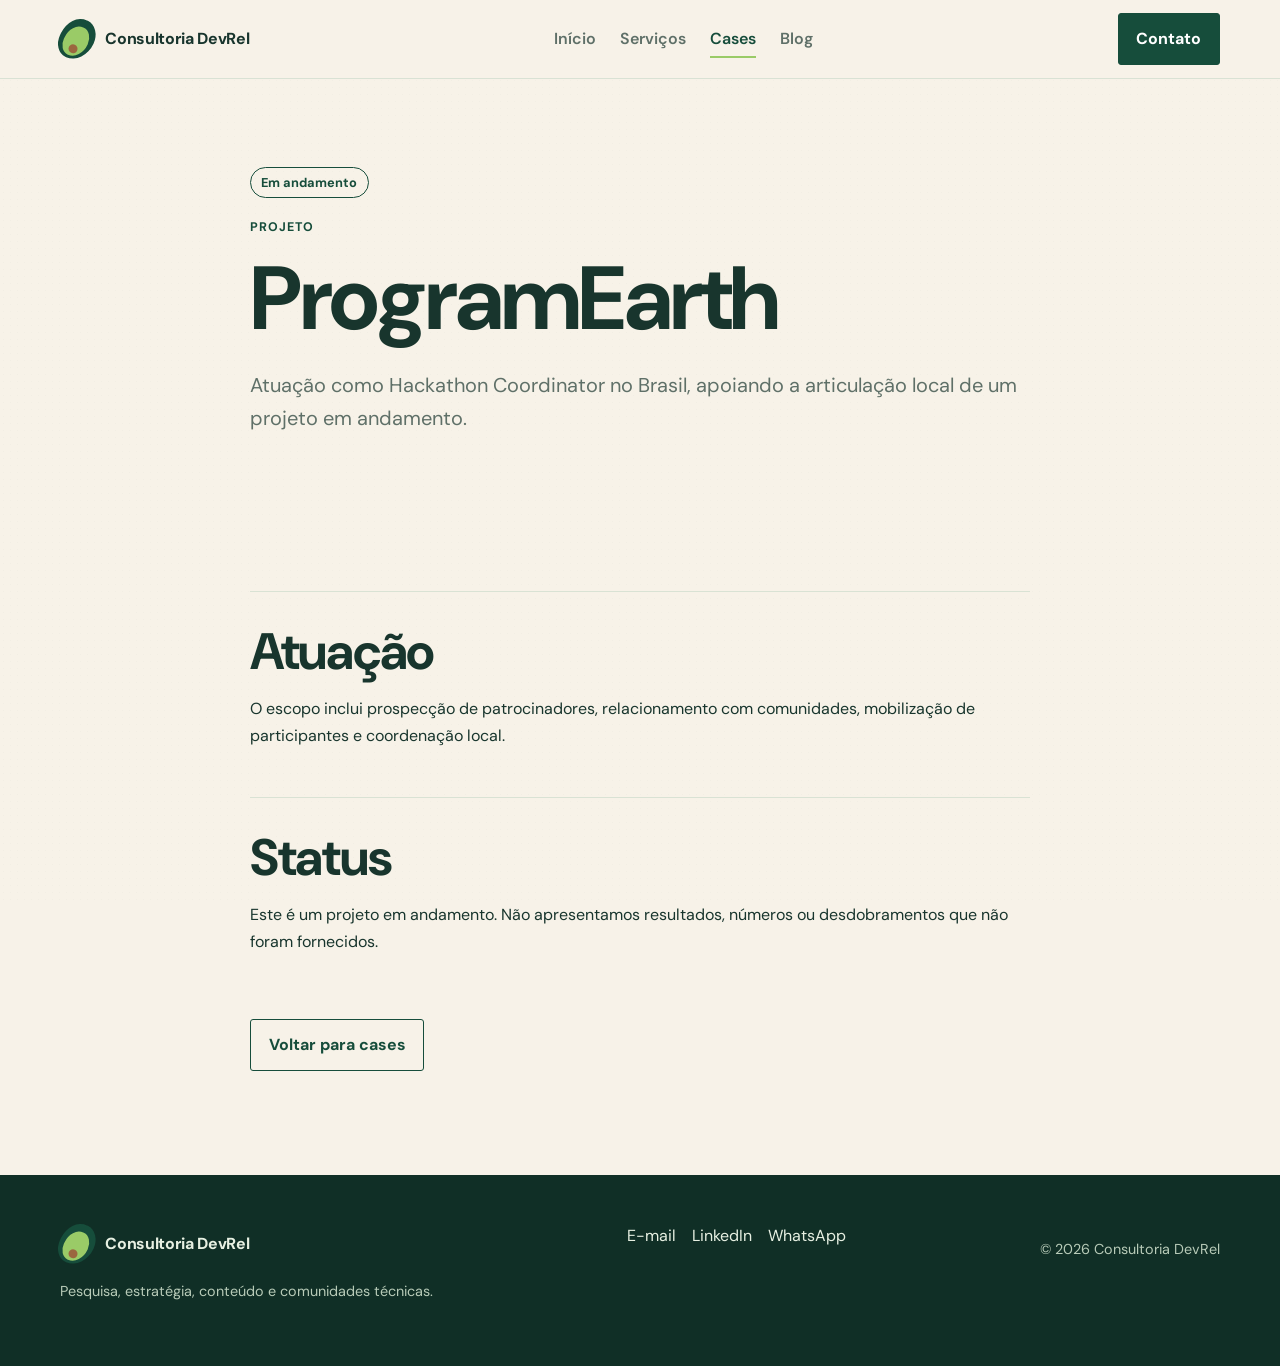
<file: pages/cases/programearth.html>
<!doctype html><html lang="pt-BR"><head><meta charset="utf-8"><meta name="viewport" content="width=device-width, initial-scale=1"><meta name="description" content="ProgramEarth: atuação como Hackathon Coordinator no Brasil."><title>ProgramEarth | Cases | Consultoria DevRel</title><link rel="stylesheet" href="../../css/styles.css"></head><body><a class="skip-link" href="#conteudo">Pular para o conteúdo</a><header class="site-header"><div class="container nav-wrap"><a class="brand" href="../../index.html"><span class="avocado" aria-hidden="true"></span><span>Consultoria DevRel</span></a><button class="nav-toggle" type="button" aria-expanded="false" aria-controls="main-menu" data-menu-toggle>Menu</button><nav id="main-menu" class="nav-list" data-menu aria-label="Navegação principal"><a href="../../index.html">Início</a><a href="../../servicos.html">Serviços</a><a aria-current="page" href="../../cases.html">Cases</a><a href="../../blog.html">Blog</a></nav><div class="contact-links" data-menu><a class="button button-primary" href="../../index.html#contato">Contato</a></div></div></header><main id="conteudo"><section class="page-intro"><div class="container detail"><div class="case-meta"><span class="status">Em andamento</span></div><p class="eyebrow">Projeto</p><h1>ProgramEarth</h1><p class="lead">Atuação como Hackathon Coordinator no Brasil, apoiando a articulação local de um projeto em andamento.</p></div></section><section class="section"><div class="container detail"><section><h2>Atuação</h2><p>O escopo inclui prospecção de patrocinadores, relacionamento com comunidades, mobilização de participantes e coordenação local.</p></section><section><h2>Status</h2><p>Este é um projeto em andamento. Não apresentamos resultados, números ou desdobramentos que não foram fornecidos.</p></section><p><a class="button button-secondary" href="../../cases.html">Voltar para cases</a></p></div></section></main><footer><div class="container footer-wrap"><div><a class="brand" href="../../index.html"><span class="avocado" aria-hidden="true"></span><span>Consultoria DevRel</span></a><p class="small">Pesquisa, estratégia, conteúdo e comunidades técnicas.</p></div><div class="footer-links"><a href="mailto:pachicodes@gmail.com">E-mail</a><a href="https://www.linkedin.com/company/consultoriadevrel" target="_blank" rel="noopener">LinkedIn</a><a href="https://wa.me/5514936180712" target="_blank" rel="noopener">WhatsApp</a></div><p class="small">© <span data-year></span> Consultoria DevRel</p></div></footer><script src="../../js/site.js"></script></body></html>
</file>
<file: css/styles.css>
@import url('https://fonts.googleapis.com/css2?family=DM+Sans:wght@400;500;600;700&display=swap');

:root { --cream:#f7f2e8; --paper:#fffdf8; --ink:#18352d; --muted:#5f7068; --green:#164d3b; --leaf:#9acb67; --lime:#d8edb5; --line:#d9e2d4; --focus:#d66b32; --max:1160px; }
* { box-sizing:border-box; }
html { scroll-behavior:smooth; }
body { margin:0; background:var(--cream); color:var(--ink); font:400 1rem/1.65 'DM Sans',sans-serif; position:relative; }
body::before { content:''; position:fixed; inset:0; pointer-events:none; opacity:.18; z-index:0; background-image:radial-gradient(rgba(24,53,45,.13) .55px,transparent .55px); background-size:7px 7px; mix-blend-mode:multiply; }
header,main,footer { position:relative; z-index:1; }
body.motion-ready { animation:page-in .65s ease both; }
a { color:inherit; }
img { max-width:100%; display:block; }
:focus-visible { outline:3px solid var(--focus); outline-offset:4px; }
.skip-link { position:absolute; left:1rem; top:-4rem; background:var(--green); color:#fff; padding:.6rem 1rem; z-index:20; }
.skip-link:focus { top:1rem; }
.container { width:min(var(--max),calc(100% - 2.5rem)); margin-inline:auto; }
.site-header { border-bottom:1px solid var(--line); background:rgba(247,242,232,.94); position:relative; z-index:5; }
.nav-wrap { min-height:78px; display:flex; align-items:center; justify-content:space-between; gap:2rem; }
.brand { display:flex; align-items:center; gap:.7rem; text-decoration:none; font-weight:700; letter-spacing:-.02em; }
.brand:hover .avocado { transform:rotate(20deg) translateY(-2px) scale(1.04); }
.avocado { width:34px; height:42px; border-radius:55% 45% 58% 42%; background:var(--green); display:grid; place-items:end center; padding-bottom:3px; transform:rotate(25deg); position:relative; animation:avocado-breathe 6s ease-in-out infinite; transition:transform .35s cubic-bezier(.22,1,.36,1); }
.avocado::before { content:''; width:24px; height:31px; border-radius:55% 45% 58% 42%; background:var(--leaf); }
.avocado::after { content:''; position:absolute; width:9px; height:9px; border-radius:50%; background:#9b673f; bottom:6px; }
.nav-toggle { display:none; border:1px solid var(--green); background:transparent; color:var(--green); padding:.5rem .7rem; font:inherit; font-weight:700; }
.nav-list { display:flex; align-items:center; gap:1.5rem; list-style:none; padding:0; margin:0; }
.nav-list a { text-decoration:none; font-weight:600; color:var(--muted); position:relative; }
.nav-list a::after { content:''; position:absolute; left:0; right:100%; bottom:-.35rem; height:2px; background:var(--leaf); transition:right .3s cubic-bezier(.22,1,.36,1); }
.nav-list a:hover::after,.nav-list a[aria-current='page']::after { right:0; }
.nav-list a:hover,.nav-list a[aria-current='page'] { color:var(--green); }
.contact-links { display:flex; gap:.5rem; align-items:center; }
.button { display:inline-flex; align-items:center; justify-content:center; gap:.5rem; border:1px solid var(--green); padding:.75rem 1.1rem; text-decoration:none; font-weight:700; border-radius:3px; transition:transform .25s cubic-bezier(.22,1,.36,1),background .25s,border-color .25s,box-shadow .25s; }
.button:hover { transform:translateY(-2px); box-shadow:0 8px 18px rgba(22,77,59,.12); }
.button:active { transform:translateY(0) scale(.98); }
.button-primary { color:#fff; background:var(--green); }
.button-secondary { color:var(--green); background:transparent; }
.button-light { background:var(--lime); color:var(--green); border-color:var(--lime); }
.hero { padding:7rem 0 5rem; background:linear-gradient(125deg,var(--cream) 60%,var(--lime)); }
.eyebrow { color:var(--green); font-weight:700; letter-spacing:.08em; text-transform:uppercase; font-size:.78rem; }
h1,h2,h3 { font-family:'DM Sans',sans-serif; line-height:1.1; letter-spacing:-.025em; margin:0 0 1rem; text-wrap:balance; font-weight:700; }
h1 { font-size:clamp(2.8rem,7vw,5.8rem); max-width:850px; }
h2 { font-size:clamp(2rem,4vw,3.4rem); }
h3 { font-size:1.45rem; }
.lede { font-size:1.2rem; color:var(--muted); max-width:65ch; text-wrap:pretty; }
p,li { text-wrap:pretty; }
.hero-actions { display:flex; flex-wrap:wrap; gap:.75rem; margin-top:2rem; }
.section { padding:5.5rem 0; }
.section-heading { display:flex; justify-content:space-between; gap:2rem; align-items:end; margin-bottom:2.5rem; }
.section-heading p { max-width:470px; color:var(--muted); margin:0; }
.grid-3 { display:grid; grid-template-columns:repeat(3,1fr); gap:1rem; }
.grid-2 { display:grid; grid-template-columns:repeat(2,1fr); gap:1rem; }
.step,.service-card,.case-card,.blog-empty,.contact-panel { background:var(--paper); border:1px solid var(--line); padding:1.6rem; transition:transform .35s cubic-bezier(.22,1,.36,1),border-color .35s,box-shadow .35s; }
.step:hover,.service-card:hover,.case-card:hover { transform:translateY(-5px); border-color:var(--leaf); box-shadow:0 14px 28px rgba(24,53,45,.08); }
.step-number { color:var(--focus); font-weight:700; }
.step p,.service-card p,.case-card p { color:var(--muted); }
.service-card { min-height:250px; display:flex; flex-direction:column; }
.service-card a,.text-link { margin-top:auto; color:var(--green); font-weight:700; text-decoration:underline; text-decoration-thickness:1px; text-underline-offset:3px; transition:text-underline-offset .2s,color .2s; }
.service-card a:hover,.text-link:hover { color:var(--focus); text-underline-offset:6px; }
.band { background:var(--green); color:#fff; }
.band .lede,.band p { color:#dce9dc; }
.band .step { color:var(--ink); }
.band .step h3 { color:var(--ink); }
.band .step p { color:var(--muted); }
.book { display:grid; grid-template-columns:1.15fr .85fr; gap:3rem; align-items:center; }
.book-cover { min-height:290px; margin:0; display:flex; align-items:center; justify-content:center; position:relative; visibility:visible; }
.book-cover img { display:block; width:min(100%,280px); height:auto; max-height:360px; object-fit:contain; filter:drop-shadow(12px 14px 0 rgba(22,77,59,.14)); transition:transform .45s cubic-bezier(.22,1,.36,1); }
.book-cover:hover img { transform:translateY(-6px) rotate(1.5deg); }
.contact-panel { display:grid; grid-template-columns:1fr 1fr 1fr; gap:1rem; }
.contact-panel a { display:flex; flex-direction:column; gap:.3rem; padding:1rem; text-decoration:none; border:1px solid var(--line); }
.contact-panel a { transition:background .3s,transform .3s cubic-bezier(.22,1,.36,1); }
.contact-panel a:hover { background:var(--lime); transform:translateY(-3px); }
.contact-label { color:var(--muted); font-size:.85rem; }
.page-intro { padding:5.5rem 0 3rem; }
.page-intro h1 { max-width:800px; }
.service-detail { display:grid; grid-template-columns:.75fr 1.25fr; gap:3rem; padding:2.5rem 0; border-top:1px solid var(--line); }
.service-detail ul { margin:0; padding-left:1.2rem; }
.case-meta { display:flex; flex-wrap:wrap; gap:.5rem; margin-bottom:1.2rem; }
.status { border:1px solid var(--green); border-radius:20px; padding:.25rem .65rem; font-size:.8rem; font-weight:700; color:var(--green); }
.case-card { display:flex; flex-direction:column; min-height:270px; }
.case-card .status { align-self:flex-start; }
.detail { max-width:780px; }
.detail .lead { font-size:1.25rem; color:var(--muted); }
.detail section { padding:2rem 0; border-top:1px solid var(--line); }
.blog-empty { text-align:center; padding:4rem 1.5rem; }
.reveal { opacity:0; transform:translateY(18px); transition:opacity .7s ease,transform .7s cubic-bezier(.22,1,.36,1); }
.reveal.is-visible { opacity:1; transform:none; }
@keyframes page-in { from { opacity:0; } to { opacity:1; } }
@keyframes avocado-breathe { 0%,100% { transform:rotate(25deg) translateY(0); } 50% { transform:rotate(28deg) translateY(-3px); } }
footer { padding:3rem 0; background:#102f26; color:#e7f0e2; }
.footer-wrap { display:flex; justify-content:space-between; gap:2rem; align-items:start; }
footer a { color:#e7f0e2; text-decoration:none; }
.footer-links { display:flex; gap:1rem; flex-wrap:wrap; }
.small { font-size:.9rem; color:var(--muted); }
footer .small { color:#b8cbb8; }
@media (max-width:820px) { .nav-toggle { display:block; } .nav-list,.contact-links { display:none; } .nav-list.is-open,.contact-links.is-open { display:flex; } .nav-wrap { flex-wrap:wrap; } .nav-list { order:3; width:100%; flex-direction:column; align-items:flex-start; padding-bottom:1rem; } .contact-links { order:4; width:100%; padding-bottom:1rem; } .grid-3,.grid-2,.book,.contact-panel,.service-detail { grid-template-columns:1fr; } .hero { padding:4.5rem 0 3.5rem; } .section { padding:4rem 0; } .section-heading,.footer-wrap { display:block; } .section-heading p { margin-top:1rem; } .footer-links { margin-top:1rem; } }
@media (prefers-reduced-motion:reduce) { *,html { scroll-behavior:auto!important; transition:none!important; animation:none!important; } .reveal { opacity:1; transform:none; } }
</file>
